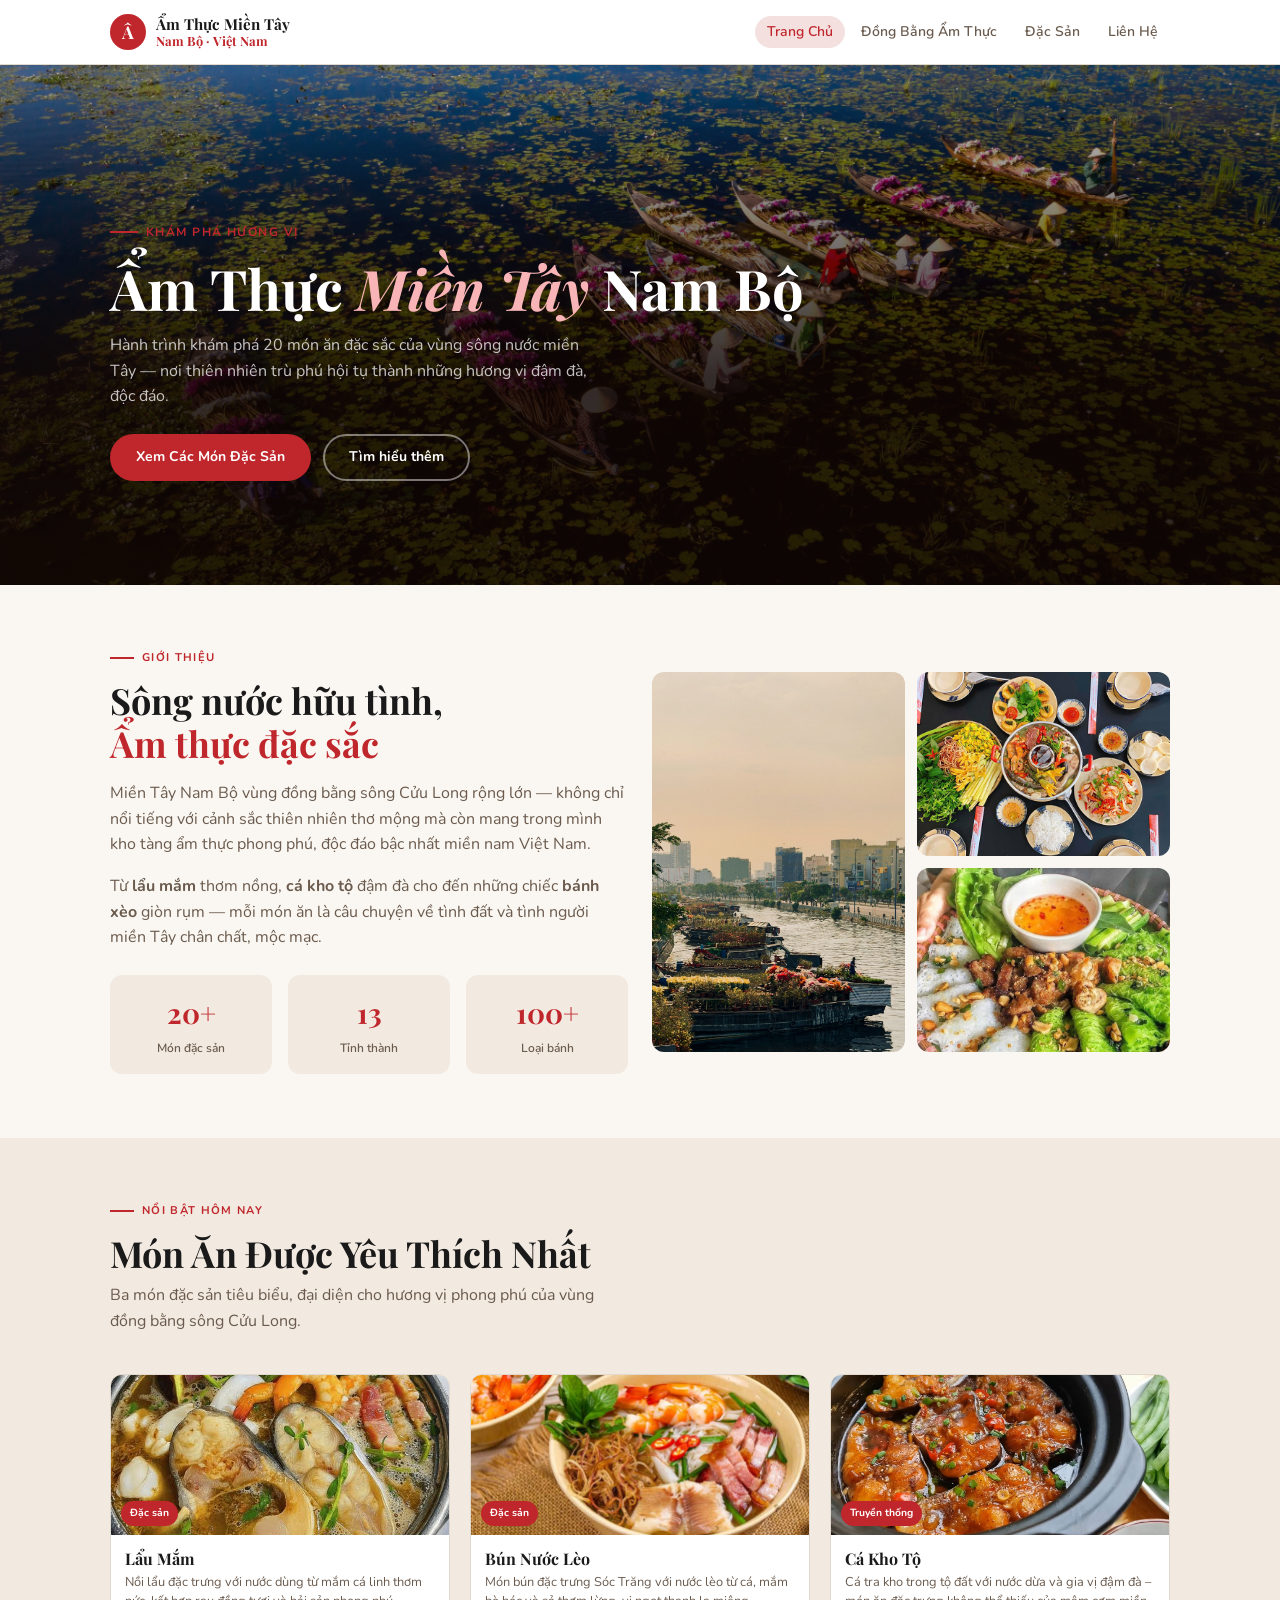
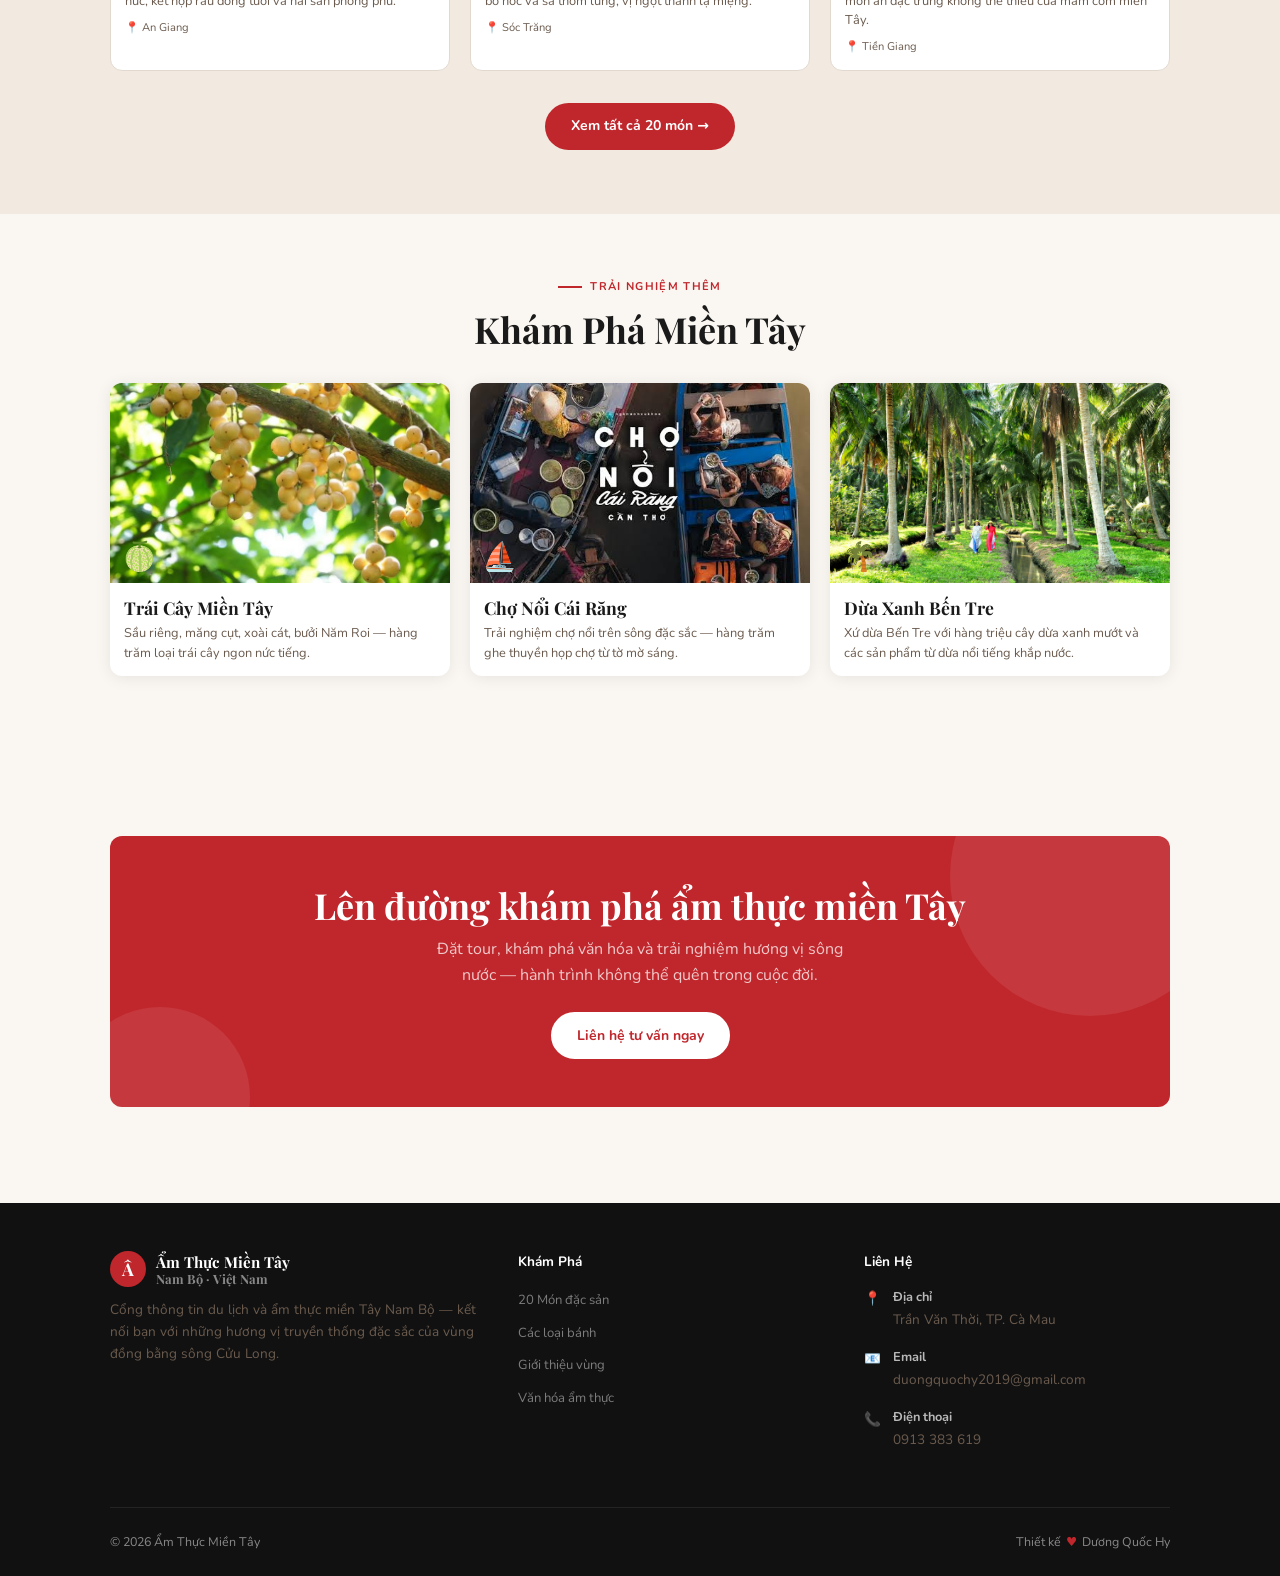
<file: index.html>
<!DOCTYPE html>
<html lang="vi">
<head>
  <meta charset="UTF-8" />
  <meta name="viewport" content="width=device-width, initial-scale=1.0" />
  <title>Ẩm Thực Miền Tây — Trang Chủ</title>
  <link rel="stylesheet" href="css/style.css" />
</head>
<body>

  <!-- ── HEADER ──────────────────────────────── -->
  <header>
    <div class="container header-inner">

      <!-- Logo -->
      <a href="index.html" class="logo">
        <div class="logo-icon">Â</div>
        <div class="logo-text">
          Ẩm Thực Miền Tây
          <span>Nam Bộ · Việt Nam</span>
        </div>
      </a>

      <!-- Mobile toggle (CSS-only hamburger) -->
      <input type="checkbox" id="nav-toggle" />
      <label for="nav-toggle" class="nav-toggle-label" aria-label="Menu">&#9776;</label>

      <!-- Nav -->
      <nav>
        <ul>
          <li><a href="index.html" class="active">Trang Chủ</a></li>
          <li><a href="about.html">Đồng Bằng Ẩm Thực</a></li>
          <li><a href="products.html">Đặc Sản</a></li>
          <li><a href="contact.html">Liên Hệ</a></li>
        </ul>
      </nav>

    </div>
  </header>

  <!-- ── HERO ────────────────────────────────── -->
  <section class="hero">
    <img
      src="image/image010.jpg?w=1400&h=600&fit=crop&auto=format"
      alt="Chợ nổi miền Tây Nam Bộ"
    />
    <div class="hero-overlay"></div>
    <div class="hero-content container">
      <div class="eyebrow">
        <span>Khám phá hương vị</span>
      </div>
      <h1>Ẩm Thực <em>Miền Tây</em> Nam Bộ</h1>
      <p>
        Hành trình khám phá 20 món ăn đặc sắc của vùng sông nước miền Tây —
        nơi thiên nhiên trù phú hội tụ thành những hương vị đậm đà, độc đáo.
      </p>
      <div class="hero-btns">
        <a href="products.html" class="btn btn-red">Xem Các Món Đặc Sản</a>
        <a href="about.html" class="btn btn-outline">Tìm hiểu thêm</a>
      </div>
    </div>
  </section>

  <!-- ── GIỚI THIỆU NGẮN ──────────────────────── -->
  <section>
    <div class="container">
      <div class="grid-2">

        <!-- Text -->
        <div>
          <div class="section-label"><span>Giới thiệu</span></div>
          <h2>Sông nước hữu tình,<br /><span style="color:var(--red)">Ẩm thực đặc sắc</span></h2>
          <p style="margin: 1rem 0;">
            Miền Tây Nam Bộ vùng đồng bằng sông Cửu Long rộng lớn — không chỉ nổi tiếng
            với cảnh sắc thiên nhiên thơ mộng mà còn mang trong mình kho tàng ẩm thực
            phong phú, độc đáo bậc nhất miền nam Việt Nam.
          </p>
          <p>
            Từ <strong>lẩu mắm</strong> thơm nồng, <strong>cá kho tộ</strong> đậm đà cho đến
            những chiếc <strong>bánh xèo</strong> giòn rụm — mỗi món ăn là câu chuyện
            về tình đất và tình người miền Tây chân chất, mộc mạc.
          </p>
          <!-- Stats -->
          <div class="stats">
            <div class="stat">
              <div class="stat-num">20+</div>
              <div class="stat-label">Món đặc sản</div>
            </div>
            <div class="stat">
              <div class="stat-num">13</div>
              <div class="stat-label">Tỉnh thành</div>
            </div>
            <div class="stat">
              <div class="stat-num">100+</div>
              <div class="stat-label">Loại bánh</div>
            </div>
          </div>
        </div>

        <!-- Ảnh lưới -->
        <div class="about-imgs">
          <div class="img-tall">
            <img
              src="image/image001.jpg?w=400&h=400&fit=crop&auto=format"
              alt="Chợ nổi miền Tây"
            />
          </div>
          <div class="img-sm">
            <img
              src="image/image002.png?w=400&h=200&fit=crop&auto=format"
              alt="Ẩm thực miền Tây"
            />
          </div>
          <div class="img-sm">
            <img
              src="image/image003.jpg?w=400&h=200&fit=crop&auto=format"
              alt="Bún miền Tây"
            />
          </div>
        </div>

      </div>
    </div>
  </section>

  <!-- ── 3 MÓN NỔI BẬT ───────────────────────── -->
  <section class="bg-sand">
    <div class="container">
      <div class="section-head">
        <div class="section-label"><span>Nổi bật hôm nay</span></div>
        <h2>Món Ăn Được Yêu Thích Nhất</h2>
        <p>Ba món đặc sản tiêu biểu, đại diện cho hương vị phong phú của vùng đồng bằng sông Cửu Long.</p>
      </div>

      <div class="grid-3">

        <!-- Món 1 -->
        <div class="card">
          <div class="card-img">
            <img
              src="image/image004.jpg?w=400&h=220&fit=crop&auto=format"
              alt="Lẩu mắm"
            />
            <span class="card-tag">Đặc sản</span>
          </div>
          <div class="card-body">
            <h3>Lẩu Mắm</h3>
            <p>Nồi lẩu đặc trưng với nước dùng từ mắm cá linh thơm nức, kết hợp rau đồng tươi và hải sản phong phú.</p>
            <div class="card-region">📍 An Giang</div>
          </div>
        </div>

        <!-- Món 2 -->
        <div class="card">
          <div class="card-img">
            <img
              src="image/image005.jpg?w=400&h=220&fit=crop&auto=format"
              alt="Bún nước lèo"
            />
            <span class="card-tag">Đặc sản</span>
          </div>
          <div class="card-body">
            <h3>Bún Nước Lèo</h3>
            <p>Món bún đặc trưng Sóc Trăng với nước lèo từ cá, mắm bò hóc và sả thơm lừng, vị ngọt thanh lạ miệng.</p>
            <div class="card-region">📍 Sóc Trăng</div>
          </div>
        </div>

        <!-- Món 3 -->
        <div class="card">
          <div class="card-img">
            <img
              src="image/image006.jpg?w=400&h=220&fit=crop&auto=format"
              alt="Cá kho tộ"
            />
            <span class="card-tag">Truyền thống</span>
          </div>
          <div class="card-body">
            <h3>Cá Kho Tộ</h3>
            <p>Cá tra kho trong tộ đất với nước dừa và gia vị đậm đà – món ăn đặc trưng không thể thiếu của mâm cơm miền Tây.</p>
            <div class="card-region">📍 Tiền Giang</div>
          </div>
        </div>

      </div>

      <div style="text-align:center; margin-top:2rem;">
        <a href="products.html" class="btn btn-red">Xem tất cả 20 món &#8594;</a>
      </div>
    </div>
  </section>

  <!-- ── TRẢI NGHIỆM THÊM ──────────────────────── -->
  <section>
    <div class="container">
      <div class="section-head" style="text-align:center; margin-bottom:2rem;">
        <div class="section-label" style="justify-content:center;"><span>Trải nghiệm thêm</span></div>
        <h2>Khám Phá Miền Tây</h2>
      </div>
      <div class="grid-3">

        <div class="highlight-card">
          <div class="card-img" style="height:200px; position:relative;">
            <img
              src="image/image007.jpg?w=400&h=250&fit=crop&auto=format"
              alt="Trái cây miền Tây"
            />
            <span class="highlight-icon">🍈</span>
          </div>
          <div class="card-body">
            <h3>Trái Cây Miền Tây</h3>
            <p>Sầu riêng, măng cụt, xoài cát, bưởi Năm Roi — hàng trăm loại trái cây ngon nức tiếng.</p>
          </div>
        </div>

        <div class="highlight-card">
          <div class="card-img" style="height:200px; position:relative;">
            <img
              src="image/image008.jpg?w=400&h=250&fit=crop&auto=format"
              alt="Chợ nổi Cái Răng"
            />
            <span class="highlight-icon">⛵</span>
          </div>
          <div class="card-body">
            <h3>Chợ Nổi Cái Răng</h3>
            <p>Trải nghiệm chợ nổi trên sông đặc sắc — hàng trăm ghe thuyền họp chợ từ tờ mờ sáng.</p>
          </div>
        </div>

        <div class="highlight-card">
          <div class="card-img" style="height:200px; position:relative;">
            <img
              src="image/image009.jpg?w=400&h=250&fit=crop&auto=format"
              alt="Dừa Bến Tre"
            />
            <span class="highlight-icon">🌴</span>
          </div>
          <div class="card-body">
            <h3>Dừa Xanh Bến Tre</h3>
            <p>Xứ dừa Bến Tre với hàng triệu cây dừa xanh mướt và các sản phẩm từ dừa nổi tiếng khắp nước.</p>
          </div>
        </div>

      </div>
    </div>
  </section>

  <!-- ── CTA BANNER ───────────────────────────── -->
  <section style="padding-bottom:4rem;">
    <div class="container">
      <div class="cta-banner">
        <h2>Lên đường khám phá ẩm thực miền Tây</h2>
        <p>Đặt tour, khám phá văn hóa và trải nghiệm hương vị sông nước — hành trình không thể quên trong cuộc đời.</p>
        <a href="contact.html" class="btn btn-white">Liên hệ tư vấn ngay</a>
      </div>
    </div>
  </section>

  <!-- ── FOOTER ───────────────────────────────── -->
  <footer>
    <div class="container">
      <div class="footer-grid">

        <div class="footer-brand">
          <a href="index.html" class="logo">
            <div class="logo-icon">Â</div>
            <div class="logo-text" style="color:#fff;">
              Ẩm Thực Miền Tây
              <span style="color:rgba(255,255,255,.5);">Nam Bộ · Việt Nam</span>
            </div>
          </a>
          <p>Cổng thông tin du lịch và ẩm thực miền Tây Nam Bộ — kết nối bạn với những hương vị truyền thống đặc sắc của vùng đồng bằng sông Cửu Long.</p>
        </div>

        <div class="footer-col">
          <h4>Khám Phá</h4>
          <ul>
            <li><a href="products.html">20 Món đặc sản</a></li>
            <li><a href="products.html">Các loại bánh</a></li>
            <li><a href="about.html">Giới thiệu vùng</a></li>
            <li><a href="about.html">Văn hóa ẩm thực</a></li>
          </ul>
        </div>

        <div class="footer-col">
          <h4>Liên Hệ</h4>
          <div class="info-item">
            <span class="info-icon">📍</span>
            <div>
              <strong>Địa chỉ</strong>
              <span>Trần Văn Thời, TP. Cà Mau</span>
            </div>
          </div>
          <div class="info-item">
            <span class="info-icon">📧</span>
            <div>
              <strong>Email</strong>
              <span>duongquochy2019@gmail.com</span>
            </div>
          </div>
          <div class="info-item">
            <span class="info-icon">📞</span>
            <div>
              <strong>Điện thoại</strong>
              <span>0913 383 619</span>
            </div>
          </div>
        </div>

      </div>

      <div class="footer-bottom">
        <span>© 2026 Ẩm Thực Miền Tây</span>
        <span>Thiết kế<span class="heart">♥</span> Dương Quốc Hy</span>
      </div>
    </div>
  </footer>

</body>
</html>
</file>
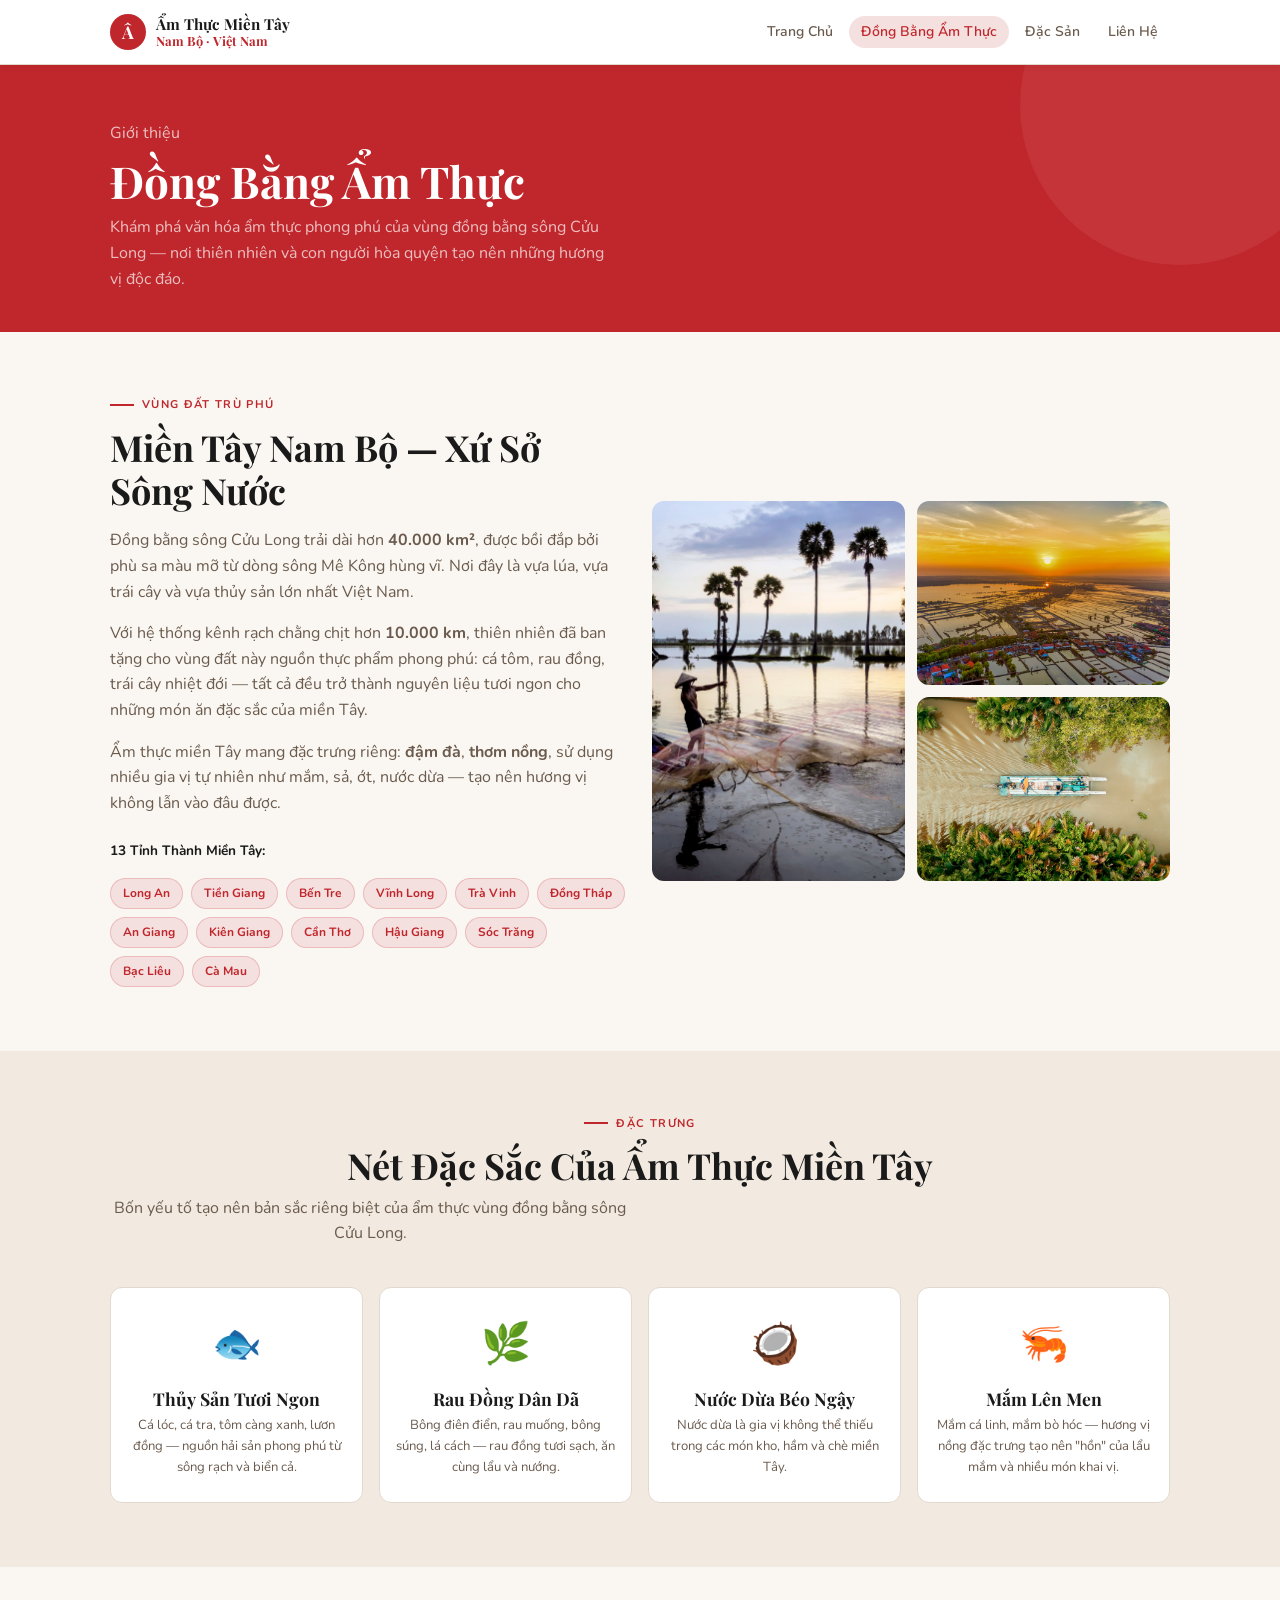
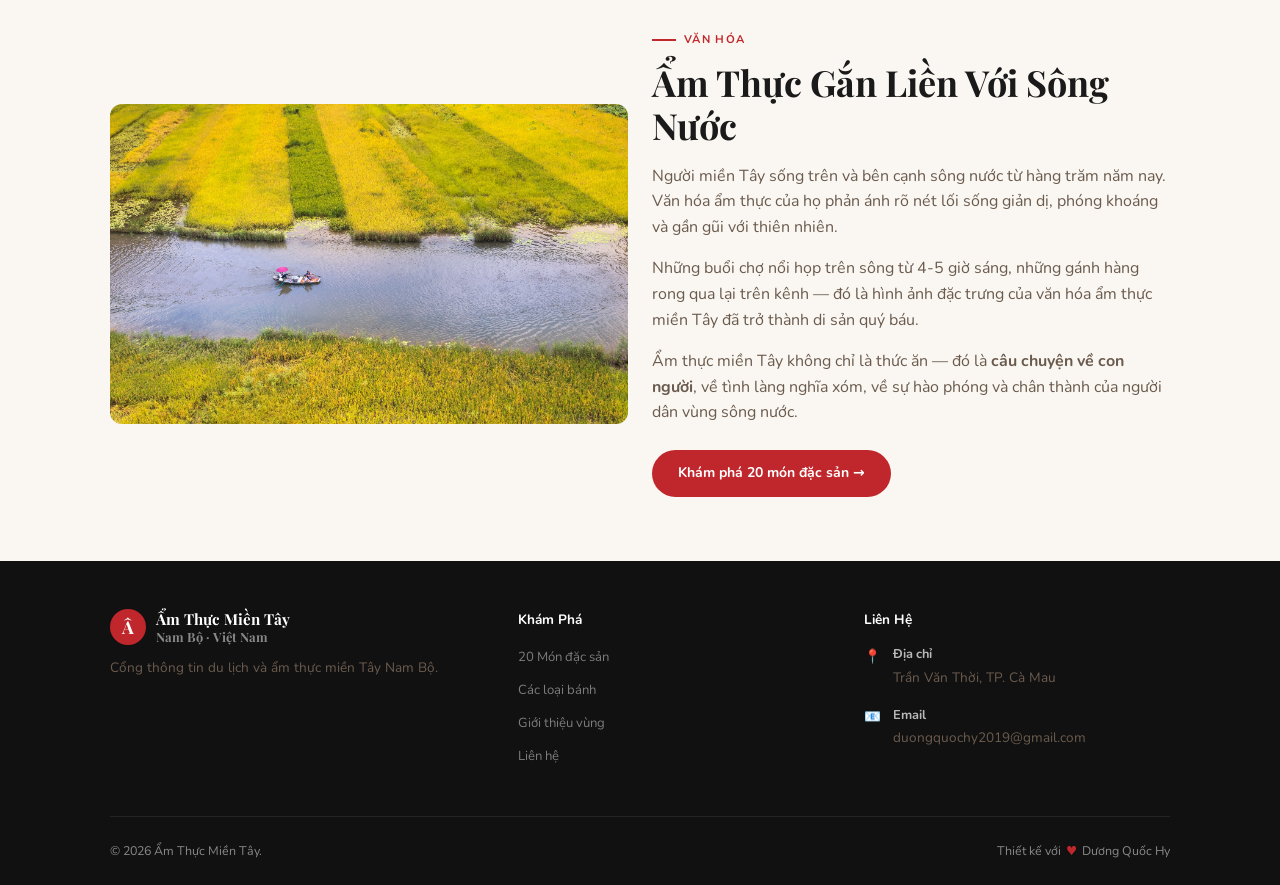
<file: about.html>
<!DOCTYPE html>
<html lang="vi">
<head>
  <meta charset="UTF-8" />
  <meta name="viewport" content="width=device-width, initial-scale=1.0" />
  <title>Đồng Bằng Ẩm Thực — Ẩm Thực Miền Tây</title>
  <link rel="stylesheet" href="css/style.css" />
</head>
<body>

  <!-- ── HEADER ──────────────────────────────── -->
  <header>
    <div class="container header-inner">
      <a href="index.html" class="logo">
        <div class="logo-icon">Â</div>
        <div class="logo-text">
          Ẩm Thực Miền Tây
          <span>Nam Bộ · Việt Nam</span>
        </div>
      </a>
      <input type="checkbox" id="nav-toggle" />
      <label for="nav-toggle" class="nav-toggle-label" aria-label="Menu">&#9776;</label>
      <nav>
        <ul>
          <li><a href="index.html">Trang Chủ</a></li>
          <li><a href="about.html" class="active">Đồng Bằng Ẩm Thực</a></li>
          <li><a href="products.html">Đặc Sản</a></li>
          <li><a href="contact.html">Liên Hệ</a></li>
        </ul>
      </nav>
    </div>
  </header>

  <!-- ── PAGE HERO ────────────────────────────── -->
  <div class="page-hero">
    <div class="container">
      <div class="eyebrow"><span>Giới thiệu</span></div>
      <h1>Đồng Bằng Ẩm Thực</h1>
      <p>Khám phá văn hóa ẩm thực phong phú của vùng đồng bằng sông Cửu Long — nơi thiên nhiên và con người hòa quyện tạo nên những hương vị độc đáo.</p>
    </div>
  </div>

  <!-- ── GIỚI THIỆU VÙNG ──────────────────────── -->
  <section>
    <div class="container">
      <div class="grid-2">
        <div>
          <div class="section-label"><span>Vùng đất trù phú</span></div>
          <h2>Miền Tây Nam Bộ — Xứ Sở Sông Nước</h2>
          <p style="margin:1rem 0;">
            Đồng bằng sông Cửu Long trải dài hơn <strong>40.000 km²</strong>, được bồi đắp bởi phù sa màu mỡ
            từ dòng sông Mê Kông hùng vĩ. Nơi đây là vựa lúa, vựa trái cây và vựa thủy sản lớn nhất Việt Nam.
          </p>
          <p style="margin-bottom:1rem;">
            Với hệ thống kênh rạch chằng chịt hơn <strong>10.000 km</strong>, thiên nhiên đã ban tặng cho
            vùng đất này nguồn thực phẩm phong phú: cá tôm, rau đồng, trái cây nhiệt đới — tất cả đều
            trở thành nguyên liệu tươi ngon cho những món ăn đặc sắc của miền Tây.
          </p>
          <p>
            Ẩm thực miền Tây mang đặc trưng riêng: <strong>đậm đà</strong>, <strong>thơm nồng</strong>,
            sử dụng nhiều gia vị tự nhiên như mắm, sả, ớt, nước dừa — tạo nên hương vị không lẫn vào đâu được.
          </p>

          <!-- Tỉnh thành -->
          <div style="margin-top:1.5rem;">
            <p style="font-weight:700; color:var(--dark); font-size:.85rem; margin-bottom:.75rem;">13 Tỉnh Thành Miền Tây:</p>
            <div class="region-list">
              <span class="region-tag">Long An</span>
              <span class="region-tag">Tiền Giang</span>
              <span class="region-tag">Bến Tre</span>
              <span class="region-tag">Vĩnh Long</span>
              <span class="region-tag">Trà Vinh</span>
              <span class="region-tag">Đồng Tháp</span>
              <span class="region-tag">An Giang</span>
              <span class="region-tag">Kiên Giang</span>
              <span class="region-tag">Cần Thơ</span>
              <span class="region-tag">Hậu Giang</span>
              <span class="region-tag">Sóc Trăng</span>
              <span class="region-tag">Bạc Liêu</span>
              <span class="region-tag">Cà Mau</span>
            </div>
          </div>
        </div>

        <!-- Ảnh -->
        <div class="about-imgs">
          <div class="img-tall">
            <img
              src="image/image012.jpg?w=400&h=420&fit=crop&auto=format"
              alt="Sông nước miền Tây"
            />
          </div>
          <div class="img-sm">
            <img
              src="image/image013.jpg?w=400&h=200&fit=crop&auto=format"
              alt="Chợ nổi"
            />
          </div>
          <div class="img-sm">
            <img
              src="image/image014.jpg?w=400&h=200&fit=crop&auto=format"
              alt="Vườn dừa Bến Tre"
            />
          </div>
        </div>

      </div>
    </div>
  </section>

  <!-- ── ĐẶC TRƯNG ẨM THỰC ─────────────────── -->
  <section class="bg-sand">
    <div class="container">
      <div class="section-head" style="text-align:center;">
        <div class="section-label" style="justify-content:center;"><span>Đặc trưng</span></div>
        <h2>Nét Đặc Sắc Của Ẩm Thực Miền Tây</h2>
        <p>Bốn yếu tố tạo nên bản sắc riêng biệt của ẩm thực vùng đồng bằng sông Cửu Long.</p>
      </div>

      <div class="grid-4">

        <div class="card" style="text-align:center; padding:1.5rem 1rem;">
          <div style="font-size:2.5rem; margin-bottom:.75rem;">🐟</div>
          <h3 style="margin-bottom:.4rem;">Thủy Sản Tươi Ngon</h3>
          <p style="font-size:.82rem;">Cá lóc, cá tra, tôm càng xanh, lươn đồng — nguồn hải sản phong phú từ sông rạch và biển cả.</p>
        </div>

        <div class="card" style="text-align:center; padding:1.5rem 1rem;">
          <div style="font-size:2.5rem; margin-bottom:.75rem;">🌿</div>
          <h3 style="margin-bottom:.4rem;">Rau Đồng Dân Dã</h3>
          <p style="font-size:.82rem;">Bông điên điển, rau muống, bông súng, lá cách — rau đồng tươi sạch, ăn cùng lẩu và nướng.</p>
        </div>

        <div class="card" style="text-align:center; padding:1.5rem 1rem;">
          <div style="font-size:2.5rem; margin-bottom:.75rem;">🥥</div>
          <h3 style="margin-bottom:.4rem;">Nước Dừa Béo Ngậy</h3>
          <p style="font-size:.82rem;">Nước dừa là gia vị không thể thiếu trong các món kho, hầm và chè miền Tây.</p>
        </div>

        <div class="card" style="text-align:center; padding:1.5rem 1rem;">
          <div style="font-size:2.5rem; margin-bottom:.75rem;">🦐</div>
          <h3 style="margin-bottom:.4rem;">Mắm Lên Men</h3>
          <p style="font-size:.82rem;">Mắm cá linh, mắm bò hóc — hương vị nồng đặc trưng tạo nên "hồn" của lẩu mắm và nhiều món khai vị.</p>
        </div>

      </div>
    </div>
  </section>

  <!-- ── LỊCH SỬ ẨM THỰC ──────────────────────── -->
  <section>
    <div class="container">
      <div class="grid-2">
        <div class="card-img" style="height:320px; border-radius:var(--radius); overflow:hidden;">
          <img
            src="image/image015.jpg?w=500&h=400&fit=crop&auto=format"
            alt="Văn hóa sông nước"
          />
        </div>
        <div>
          <div class="section-label"><span>Văn hóa</span></div>
          <h2>Ẩm Thực Gắn Liền Với Sông Nước</h2>
          <p style="margin:1rem 0;">
            Người miền Tây sống trên và bên cạnh sông nước từ hàng trăm năm nay. Văn hóa ẩm thực
            của họ phản ánh rõ nét lối sống giản dị, phóng khoáng và gần gũi với thiên nhiên.
          </p>
          <p style="margin-bottom:1rem;">
            Những buổi chợ nổi họp trên sông từ 4-5 giờ sáng, những gánh hàng rong qua lại trên kênh —
            đó là hình ảnh đặc trưng của văn hóa ẩm thực miền Tây đã trở thành di sản quý báu.
          </p>
          <p>
            Ẩm thực miền Tây không chỉ là thức ăn — đó là <strong>câu chuyện về con người</strong>,
            về tình làng nghĩa xóm, về sự hào phóng và chân thành của người dân vùng sông nước.
          </p>
          <a href="products.html" class="btn btn-red" style="margin-top:1.5rem; display:inline-block;">
            Khám phá 20 món đặc sản &#8594;
          </a>
        </div>
      </div>
    </div>
  </section>

  <!-- ── FOOTER ───────────────────────────────── -->
  <footer>
    <div class="container">
      <div class="footer-grid">
        <div class="footer-brand">
          <a href="index.html" class="logo">
            <div class="logo-icon">Â</div>
            <div class="logo-text" style="color:#fff;">
              Ẩm Thực Miền Tây
              <span style="color:rgba(255,255,255,.5);">Nam Bộ · Việt Nam</span>
            </div>
          </a>
          <p>Cổng thông tin du lịch và ẩm thực miền Tây Nam Bộ.</p>
        </div>
        <div class="footer-col">
          <h4>Khám Phá</h4>
          <ul>
            <li><a href="products.html">20 Món đặc sản</a></li>
            <li><a href="products.html">Các loại bánh</a></li>
            <li><a href="about.html">Giới thiệu vùng</a></li>
            <li><a href="contact.html">Liên hệ</a></li>
          </ul>
        </div>
        <div class="footer-col">
          <h4>Liên Hệ</h4>
          <div class="info-item">
            <span class="info-icon">📍</span>
            <div><strong>Địa chỉ</strong><span>Trần Văn Thời, TP. Cà Mau</span></div>
          </div>
          <div class="info-item">
            <span class="info-icon">📧</span>
            <div><strong>Email</strong><span>duongquochy2019@gmail.com</span></div>
          </div>
        </div>
      </div>
      <div class="footer-bottom">
        <span>© 2026 Ẩm Thực Miền Tây.</span>
        <span>Thiết kế với <span class="heart">♥</span> Dương Quốc Hy</span>
      </div>
    </div>
  </footer>

</body>
</html>
</file>
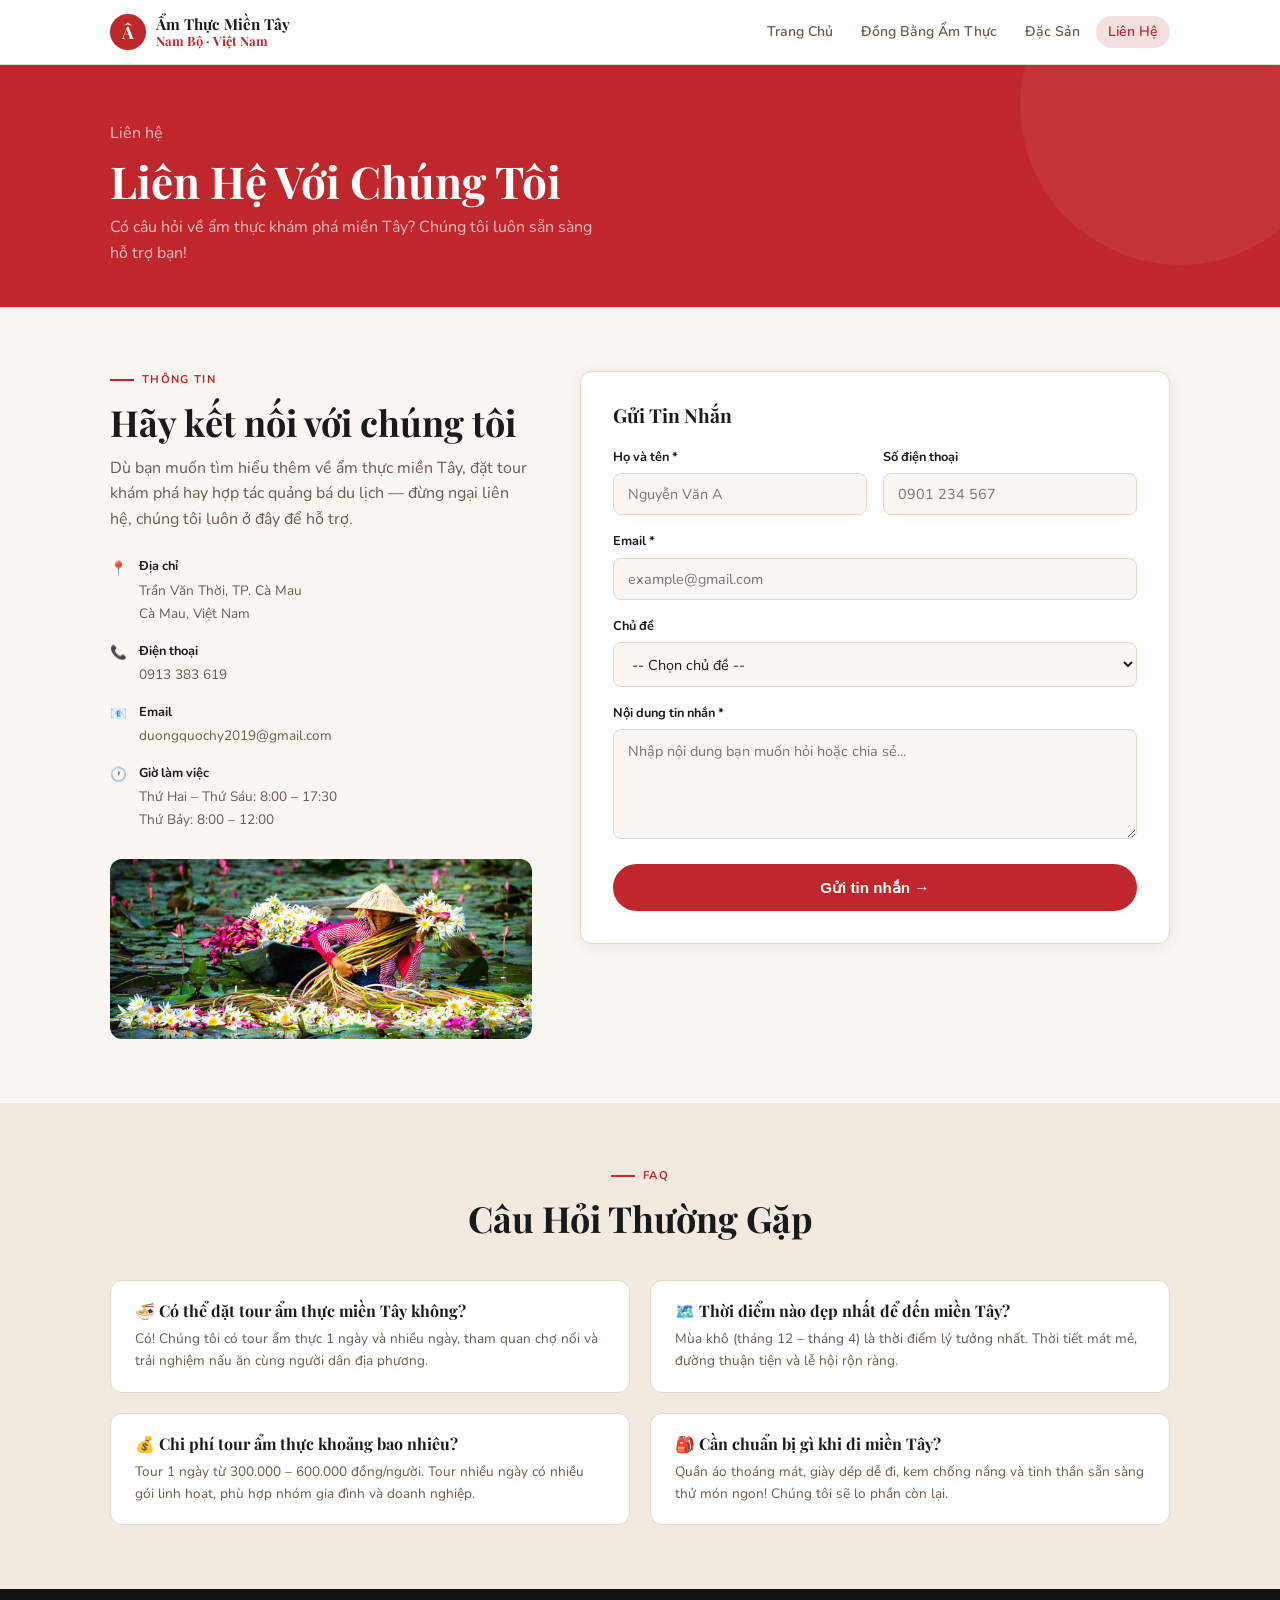
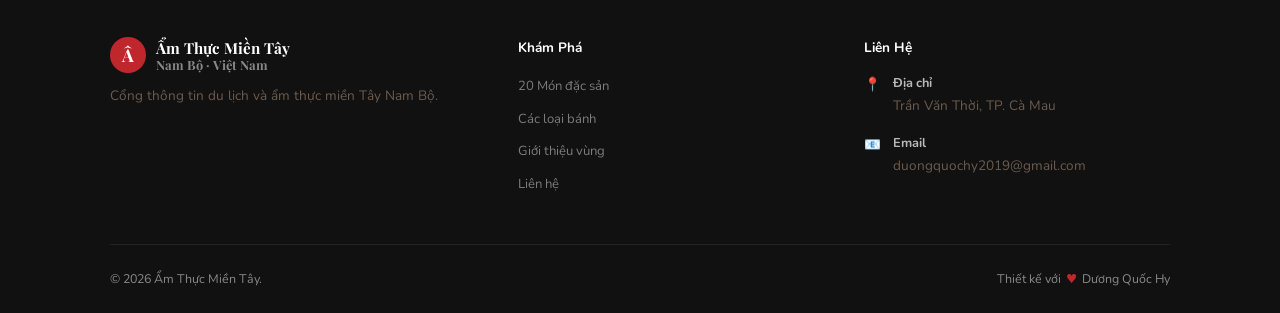
<file: contact.html>
<!DOCTYPE html>
<html lang="vi">
<head>
  <meta charset="UTF-8" />
  <meta name="viewport" content="width=device-width, initial-scale=1.0" />
  <title>Liên Hệ — Ẩm Thực Miền Tây</title>
  <link rel="stylesheet" href="css/style.css" />
</head>
<body>

  <!-- ── HEADER ──────────────────────────────── -->
  <header>
    <div class="container header-inner">
      <a href="index.html" class="logo">
        <div class="logo-icon">Â</div>
        <div class="logo-text">
          Ẩm Thực Miền Tây
          <span>Nam Bộ · Việt Nam</span>
        </div>
      </a>
      <input type="checkbox" id="nav-toggle" />
      <label for="nav-toggle" class="nav-toggle-label" aria-label="Menu">&#9776;</label>
      <nav>
        <ul>
          <li><a href="index.html">Trang Chủ</a></li>
          <li><a href="about.html">Đồng Bằng Ẩm Thực</a></li>
          <li><a href="products.html">Đặc Sản</a></li>
          <li><a href="contact.html" class="active">Liên Hệ</a></li>
        </ul>
      </nav>
    </div>
  </header>

  <!-- ── PAGE HERO ────────────────────────────── -->
  <div class="page-hero">
    <div class="container">
      <div class="eyebrow"><span>Liên hệ</span></div>
      <h1>Liên Hệ Với Chúng Tôi</h1>
      <p>Có câu hỏi về ẩm thực khám phá miền Tây? Chúng tôi luôn sẵn sàng hỗ trợ bạn!</p>
    </div>
  </div>

  <!-- ── FORM + INFO ───────────────────────────── -->
  <section>
    <div class="container">
      <div class="contact-grid">

        <!-- Thông tin liên hệ -->
        <div class="contact-info">
          <div class="section-label"><span>Thông tin</span></div>
          <h2>Hãy kết nối với chúng tôi</h2>
          <p>
            Dù bạn muốn tìm hiểu thêm về ẩm thực miền Tây, đặt tour khám phá hay hợp tác quảng bá du lịch —
            đừng ngại liên hệ, chúng tôi luôn ở đây để hỗ trợ.
          </p>

          <div style="margin-top:1.5rem;">

            <div class="info-item">
              <span class="info-icon">📍</span>
              <div>
                <strong>Địa chỉ</strong>
                <span>Trần Văn Thời, TP. Cà Mau<br />Cà Mau, Việt Nam</span>
              </div>
            </div>

            <div class="info-item">
              <span class="info-icon">📞</span>
              <div>
                <strong>Điện thoại</strong>
                <span>0913 383 619</span>
              </div>
            </div>

            <div class="info-item">
              <span class="info-icon">📧</span>
              <div>
                <strong>Email</strong>
                  <span>duongquochy2019@gmail.com</span>
                </div>
            </div>

            <div class="info-item">
              <span class="info-icon">🕐</span>
              <div>
                <strong>Giờ làm việc</strong>
                <span>Thứ Hai – Thứ Sáu: 8:00 – 17:30<br />Thứ Bảy: 8:00 – 12:00</span>
              </div>
            </div>

          </div>

          <!-- Ảnh minh họa -->
          <div style="margin-top:1.75rem; border-radius:var(--radius); overflow:hidden; height:180px;">
            <img
              src="image/image038.jpg?w=500&h=240&fit=crop&auto=format"
              alt="Sông nước miền Tây"
              style="width:100%; height:100%; object-fit:cover;"
            />
          </div>
        </div>

        <!-- Form -->
        <div class="form-card">
          <h3>Gửi Tin Nhắn</h3>
          <form action="#" method="post">

            <div class="form-row">
              <div class="form-group">
                <label for="name">Họ và tên *</label>
                <input type="text" id="name" name="name" placeholder="Nguyễn Văn A" required />
              </div>
              <div class="form-group">
                <label for="phone">Số điện thoại</label>
                <input type="tel" id="phone" name="phone" placeholder="0901 234 567" />
              </div>
            </div>

            <div class="form-group">
              <label for="email">Email *</label>
              <input type="email" id="email" name="email" placeholder="example@gmail.com" required />
            </div>

            <div class="form-group">
              <label for="subject">Chủ đề</label>
              <select id="subject" name="subject">
                <option value="">-- Chọn chủ đề --</option>
                <option value="tour">Đặt tour khám phá miền Tây</option>
                <option value="food">Hỏi về món ăn đặc sản</option>
                <option value="collab">Hợp tác quảng bá du lịch</option>
                <option value="other">Chủ đề khác</option>
              </select>
            </div>

            <div class="form-group">
              <label for="message">Nội dung tin nhắn *</label>
              <textarea
                id="message"
                name="message"
                placeholder="Nhập nội dung bạn muốn hỏi hoặc chia sẻ..."
                required
              ></textarea>
            </div>

            <button type="submit" class="btn btn-red" style="width:100%; justify-content:center; font-size:.95rem; padding:.8rem 1rem;">
              Gửi tin nhắn &#8594;
            </button>

          </form>
        </div>

      </div>
    </div>
  </section>

  <!-- ── CÂU HỎI THƯỜNG GẶP ───────────────────── -->
  <section class="bg-sand">
    <div class="container">
      <div class="section-head" style="text-align:center;">
        <div class="section-label" style="justify-content:center;"><span>FAQ</span></div>
        <h2>Câu Hỏi Thường Gặp</h2>
      </div>

      <div class="grid-2" style="gap:1.25rem; align-items:start;">

        <div class="card" style="padding:1.25rem 1.5rem;">
          <h3 style="margin-bottom:.5rem; font-size:1rem;">🍜 Có thể đặt tour ẩm thực miền Tây không?</h3>
          <p style="font-size:.85rem;">Có! Chúng tôi có tour ẩm thực 1 ngày và nhiều ngày, tham quan chợ nổi và trải nghiệm nấu ăn cùng người dân địa phương.</p>
        </div>

        <div class="card" style="padding:1.25rem 1.5rem;">
          <h3 style="margin-bottom:.5rem; font-size:1rem;">🗺️ Thời điểm nào đẹp nhất để đến miền Tây?</h3>
          <p style="font-size:.85rem;">Mùa khô (tháng 12 – tháng 4) là thời điểm lý tưởng nhất. Thời tiết mát mẻ, đường thuận tiện và lễ hội rộn ràng.</p>
        </div>

        <div class="card" style="padding:1.25rem 1.5rem;">
          <h3 style="margin-bottom:.5rem; font-size:1rem;">💰 Chi phí tour ẩm thực khoảng bao nhiêu?</h3>
          <p style="font-size:.85rem;">Tour 1 ngày từ 300.000 – 600.000 đồng/người. Tour nhiều ngày có nhiều gói linh hoạt, phù hợp nhóm gia đình và doanh nghiệp.</p>
        </div>

        <div class="card" style="padding:1.25rem 1.5rem;">
          <h3 style="margin-bottom:.5rem; font-size:1rem;">🎒 Cần chuẩn bị gì khi đi miền Tây?</h3>
          <p style="font-size:.85rem;">Quần áo thoáng mát, giày dép dễ đi, kem chống nắng và tinh thần sẵn sàng thử món ngon! Chúng tôi sẽ lo phần còn lại.</p>
        </div>

      </div>
    </div>
  </section>

  <!-- ── FOOTER ───────────────────────────────── -->
  <footer>
    <div class="container">
      <div class="footer-grid">
        <div class="footer-brand">
          <a href="index.html" class="logo">
            <div class="logo-icon">Â</div>
            <div class="logo-text" style="color:#fff;">
              Ẩm Thực Miền Tây
              <span style="color:rgba(255,255,255,.5);">Nam Bộ · Việt Nam</span>
            </div>
          </a>
          <p>Cổng thông tin du lịch và ẩm thực miền Tây Nam Bộ.</p>
        </div>
        <div class="footer-col">
          <h4>Khám Phá</h4>
          <ul>
            <li><a href="products.html">20 Món đặc sản</a></li>
            <li><a href="products.html">Các loại bánh</a></li>
            <li><a href="about.html">Giới thiệu vùng</a></li>
            <li><a href="contact.html">Liên hệ</a></li>
          </ul>
        </div>
        <div class="footer-col">
          <h4>Liên Hệ</h4>
          <div class="info-item">
            <span class="info-icon">📍</span>
            <div><strong>Địa chỉ</strong><span>Trần Văn Thời, TP. Cà Mau</span></div>
          </div>
          <div class="info-item">
            <span class="info-icon">📧</span>
            <div><strong>Email</strong><span>duongquochy2019@gmail.com</span></div>
          </div>
        </div>
      </div>
      <div class="footer-bottom">
        <span>© 2026 Ẩm Thực Miền Tây.</span>
        <span>Thiết kế với <span class="heart">♥</span> Dương Quốc Hy</span>
      </div>
    </div>
  </footer>

</body>
</html>
</file>
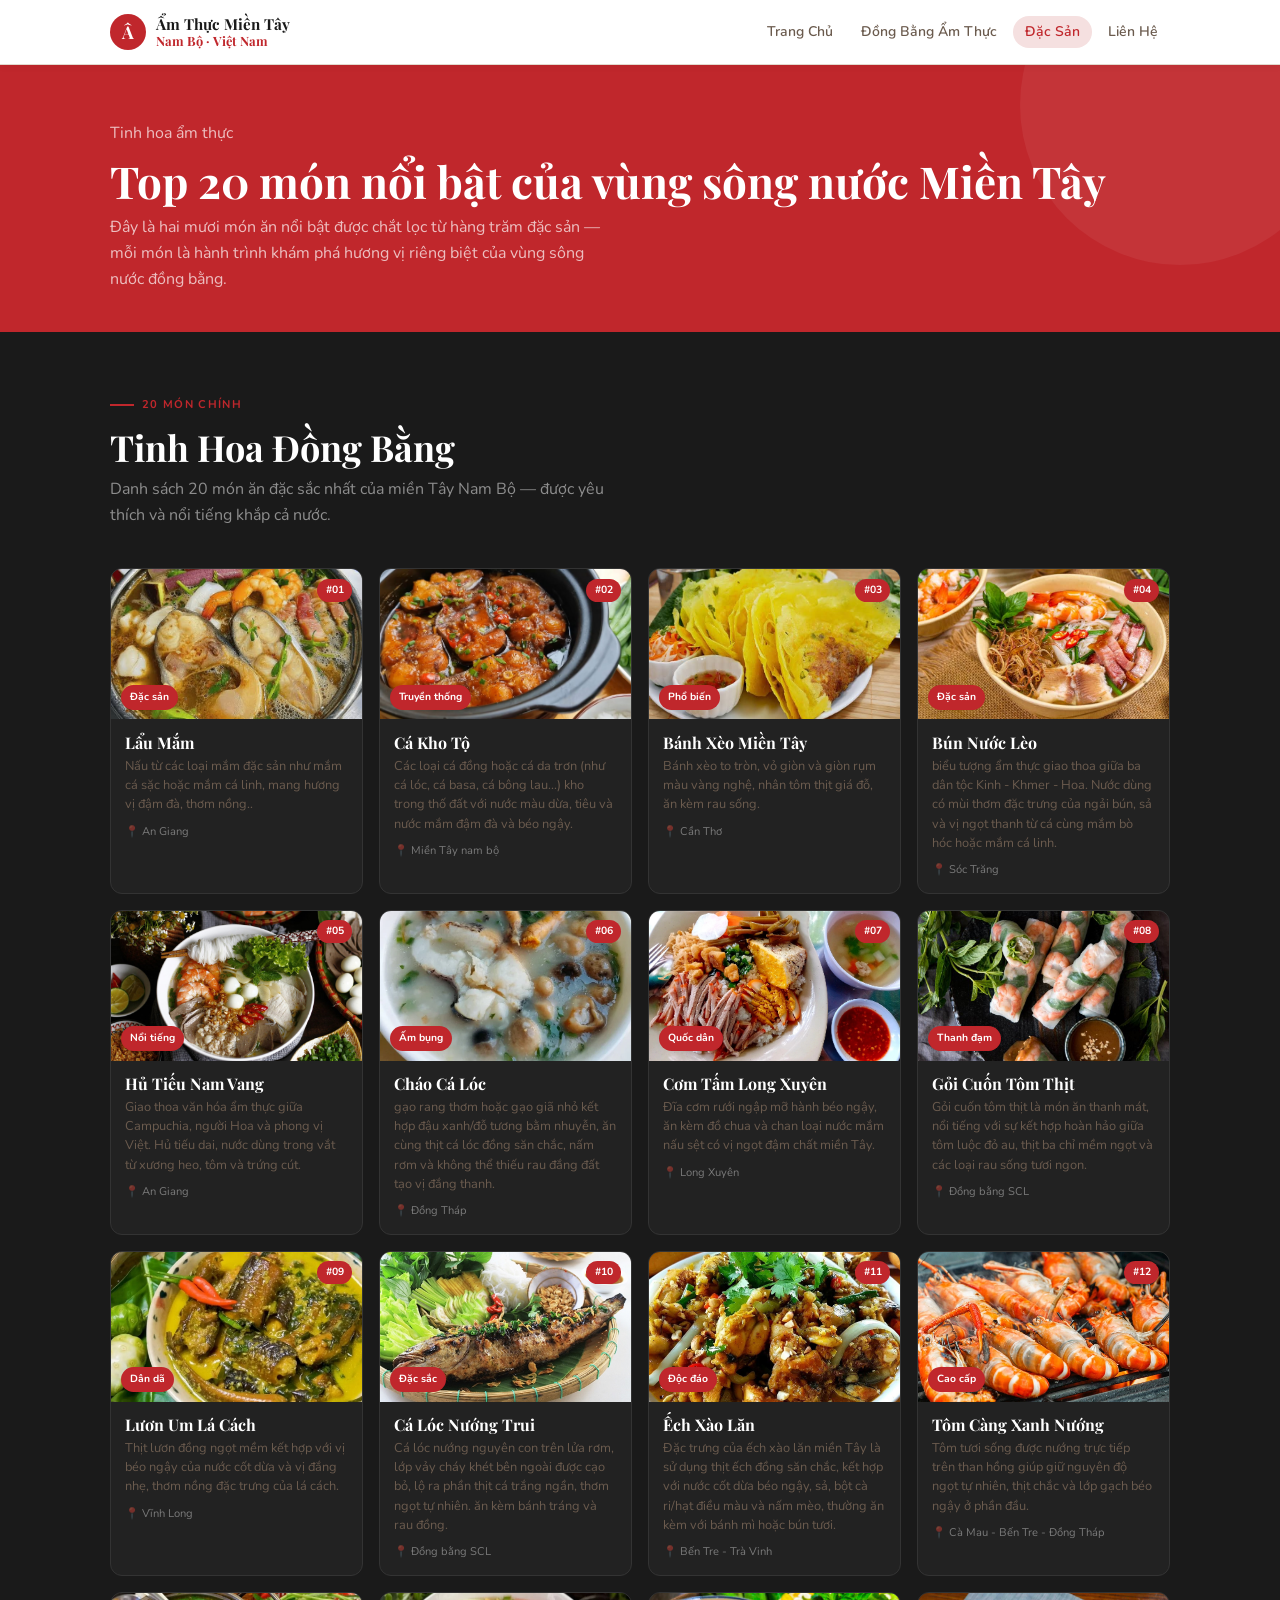
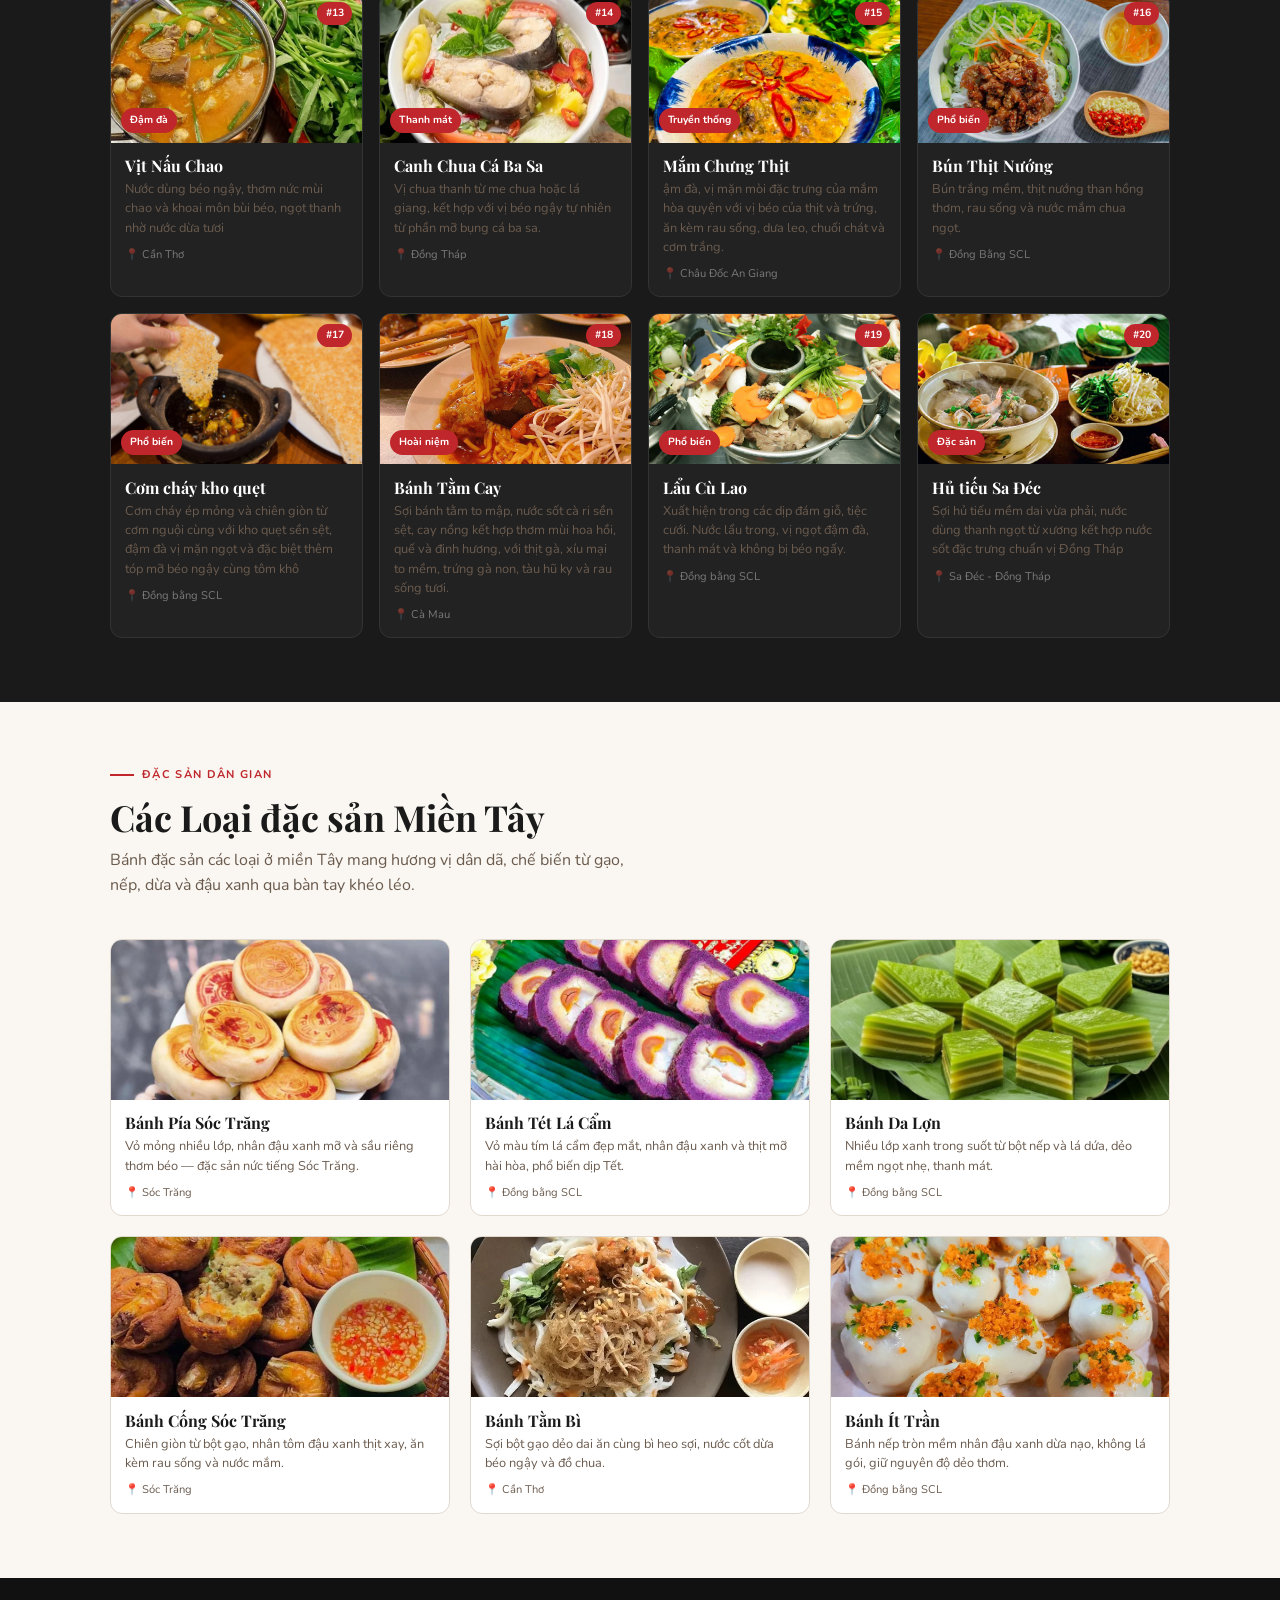
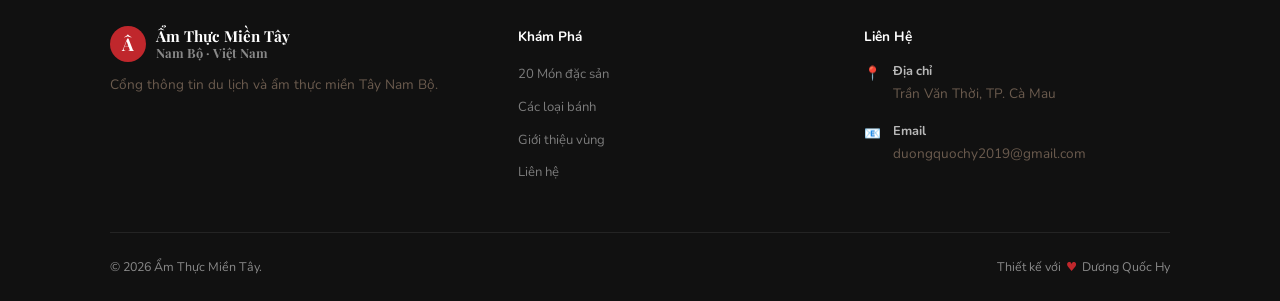
<file: products.html>
<!DOCTYPE html>
<html lang="vi">
<head>
  <meta charset="UTF-8" />
  <meta name="viewport" content="width=device-width, initial-scale=1.0" />
  <title>20 Món Đặc Sản — Ẩm Thực Miền Tây</title>
  <link rel="stylesheet" href="css/style.css" />
  <style>
    /* Overrides cho trang products */
    .products-grid {
      display: grid;
      grid-template-columns: repeat(4, 1fr);
      gap: 1rem;
    }
    .products-grid .card-img { height: 150px; }

    @media (max-width: 900px) { .products-grid { grid-template-columns: repeat(3, 1fr); } }
    @media (max-width: 640px) { .products-grid { grid-template-columns: repeat(2, 1fr); } }
    @media (max-width: 400px) { .products-grid { grid-template-columns: 1fr; } }
  </style>
</head>
<body>

  <!-- ── HEADER ──────────────────────────────── -->
  <header>
    <div class="container header-inner">
      <a href="index.html" class="logo">
        <div class="logo-icon">Â</div>
        <div class="logo-text">
          Ẩm Thực Miền Tây
          <span>Nam Bộ · Việt Nam</span>
        </div>
      </a>
      <input type="checkbox" id="nav-toggle" />
      <label for="nav-toggle" class="nav-toggle-label" aria-label="Menu">&#9776;</label>
      <nav>
        <ul>
          <li><a href="index.html">Trang Chủ</a></li>
          <li><a href="about.html">Đồng Bằng Ẩm Thực</a></li>
          <li><a href="products.html" class="active">Đặc Sản</a></li>
          <li><a href="contact.html">Liên Hệ</a></li>
        </ul>
      </nav>
    </div>
  </header>

  <!-- ── PAGE HERO ────────────────────────────── -->
  <div class="page-hero">
    <div class="container">
      <div class="eyebrow"><span>Tinh hoa ẩm thực</span></div>
      <h1>Top 20 món nổi bật của vùng sông nước Miền Tây</h1>
      <p>Đây là hai mươi món ăn nổi bật được chắt lọc từ hàng trăm đặc sản — mỗi món là hành trình khám phá hương vị riêng biệt của vùng sông nước đồng bằng.</p>
    </div>
  </div>

  <!-- ── 20 MÓN ĂN CHÍNH ──────────────────────── -->
  <section class="bg-dark">
    <div class="container">
      <div class="section-head">
        <div class="section-label"><span>20 Món Chính</span></div>
        <h2>Tinh Hoa Đồng Bằng</h2>
        <p>Danh sách 20 món ăn đặc sắc nhất của miền Tây Nam Bộ — được yêu thích và nổi tiếng khắp cả nước.</p>
      </div>

      <div class="products-grid">

        <!-- 1 -->
        <div class="card card-dark">
          <div class="card-img">
            <img src="image/image004.jpg?w=320&h=200&fit=crop&auto=format" alt="Lẩu mắm" />
            <span class="card-badge">#01</span>
            <span class="card-tag">Đặc sản</span>
          </div>
          <div class="card-body">
            <h3>Lẩu Mắm</h3>
            <p>Nấu từ các loại mắm đặc sản như mắm cá sặc hoặc mắm cá linh, mang hương vị đậm đà, thơm nồng..</p>
            <div class="card-region">📍 An Giang</div>
          </div>
        </div>

        <!-- 2 -->
        <div class="card card-dark">
          <div class="card-img">
            <img src="image/image006.jpg?w=320&h=200&fit=crop&auto=format" alt="Cá kho tộ" />
            <span class="card-badge">#02</span>
            <span class="card-tag">Truyền thống</span>
          </div>
          <div class="card-body">
            <h3>Cá Kho Tộ</h3>
            <p>Các loại cá đồng hoặc cá da trơn (như cá lóc, cá basa, cá bông lau...) 
              kho trong thố đất với nước màu dừa, tiêu và nước mắm đậm đà và béo ngậy.</p>
            <div class="card-region">📍 Miền Tây nam bộ</div>
          </div>
        </div>

        <!-- 3 -->
        <div class="card card-dark">
          <div class="card-img">
            <img src="image/image016.jpg?w=320&h=200&fit=crop&auto=format" alt="Bánh xèo miền Tây" />
            <span class="card-badge">#03</span>
            <span class="card-tag">Phổ biến</span>
          </div>
          <div class="card-body">
            <h3>Bánh Xèo Miền Tây</h3>
            <p>Bánh xèo to tròn, vỏ giòn và giòn rụm màu vàng nghệ, nhân tôm thịt giá đỗ, ăn kèm rau sống.</p>
            <div class="card-region">📍 Cần Thơ</div>
          </div>
        </div>

        <!-- 4 -->
        <div class="card card-dark">
          <div class="card-img">
            <img src="image/image005.jpg?w=320&h=200&fit=crop&auto=format" alt="Bún nước lèo" />
            <span class="card-badge">#04</span>
            <span class="card-tag">Đặc sản</span>
          </div>
          <div class="card-body">
            <h3>Bún Nước Lèo</h3>
            <p>biểu tượng ẩm thực giao thoa giữa ba dân tộc Kinh - Khmer - Hoa. Nước dùng có mùi thơm đặc trưng 
              của ngải bún, sả và vị ngọt thanh từ cá cùng mắm bò hóc hoặc mắm cá linh.</p>
            <div class="card-region">📍 Sóc Trăng</div>
          </div>
        </div>

        <!-- 5 -->
        <div class="card card-dark">
          <div class="card-img">
            <img src="image/image017.jpg?w=320&h=200&fit=crop&auto=format" alt="Hủ tiếu Nam Vang" />
            <span class="card-badge">#05</span>
            <span class="card-tag">Nổi tiếng</span>
          </div>
          <div class="card-body">
            <h3>Hủ Tiếu Nam Vang</h3>
            <p>Giao thoa văn hóa ẩm thực giữa Campuchia, người Hoa và phong vị Việt.
              Hủ tiếu dai, nước dùng trong vắt từ xương heo, tôm và trứng cút.</p>
            <div class="card-region">📍 An Giang</div>
          </div>
        </div>

        <!-- 6 -->
        <div class="card card-dark">
          <div class="card-img">
            <img src="image/image017.webp" alt="Cháo cá lóc" />
            <span class="card-badge">#06</span>
            <span class="card-tag">Ấm bụng</span>
          </div>
          <div class="card-body">
            <h3>Cháo Cá Lóc</h3>
            <p>gạo rang thơm hoặc gạo giã nhỏ kết hợp đậu xanh/đỗ tương bằm nhuyễn, 
              ăn cùng thịt cá lóc đồng săn chắc, nấm rơm và không thể thiếu rau đắng đất tạo vị đắng thanh.</p>
            <div class="card-region">📍 Đồng Tháp</div>
          </div>
        </div>

        <!-- 7 -->
        <div class="card card-dark">
          <div class="card-img">
            <img src="image/image018.webp" alt="Cơm tấm" />
            <span class="card-badge">#07</span>
            <span class="card-tag">Quốc dân</span>
          </div>
          <div class="card-body">
            <h3>Cơm Tấm Long Xuyên</h3>
            <p>Đĩa cơm rưới ngập mỡ hành béo ngậy, ăn kèm đồ chua 
              và chan loại nước mắm nấu sệt có vị ngọt đậm chất miền Tây.</p>
            <div class="card-region">📍 Long Xuyên</div>
          </div>
        </div>

        <!-- 8 -->
        <div class="card card-dark">
          <div class="card-img">
            <img src="image/image019.jpg?w=320&h=200&fit=crop&auto=format" alt="Gỏi cuốn" />
            <span class="card-badge">#08</span>
            <span class="card-tag">Thanh đạm</span>
          </div>
          <div class="card-body">
            <h3>Gỏi Cuốn Tôm Thịt</h3>
            <p>Gỏi cuốn tôm thịt là món ăn thanh mát, nổi tiếng với sự kết hợp 
              hoàn hảo giữa tôm luộc đỏ au, thịt ba chỉ mềm ngọt và các loại rau sống tươi ngon.</p>
            <div class="card-region">📍 Đồng bằng SCL</div>
          </div>
        </div>

        <!-- 9 -->
        <div class="card card-dark">
          <div class="card-img">
            <img src="image/image020.webp?w=320&h=200&fit=crop&auto=format" alt="Lươn um lá cách" />
            <span class="card-badge">#09</span>
            <span class="card-tag">Dân dã</span>
          </div>
          <div class="card-body">
            <h3>Lươn Um Lá Cách</h3>
            <p>Thịt lươn đồng ngọt mềm kết hợp với vị béo ngậy của nước
               cốt dừa và vị đắng nhẹ, thơm nồng đặc trưng của lá cách.</p>
            <div class="card-region">📍 Vĩnh Long</div>
          </div>
        </div>

        <!-- 10 -->
        <div class="card card-dark">
          <div class="card-img">
            <img src="image/image021.jpg?w=320&h=200&fit=crop&auto=format" alt="Cá lóc nướng trui" />
            <span class="card-badge">#10</span>
            <span class="card-tag">Đặc sắc</span>
          </div>
          <div class="card-body">
            <h3>Cá Lóc Nướng Trui</h3>
            <p>Cá lóc nướng nguyên con trên lửa rơm, lớp vảy cháy khét bên ngoài được cạo bỏ,
               lộ ra phần thịt cá trắng ngần, thơm ngọt tự nhiên. ăn kèm bánh tráng và rau đồng.</p>
            <div class="card-region">📍 Đồng bằng SCL</div>
          </div>
        </div>

        <!-- 11 -->
        <div class="card card-dark">
          <div class="card-img">
            <img src="image/image022.webp?w=320&h=200&fit=crop&auto=format" alt="Ếch xào lăn" />
            <span class="card-badge">#11</span>
            <span class="card-tag">Độc đáo</span>
          </div>
          <div class="card-body">
            <h3>Ếch Xào Lăn</h3>
            <p>Đặc trưng của ếch xào lăn miền Tây là sử dụng thịt ếch đồng săn chắc, kết hợp với nước cốt dừa béo ngậy, sả, 
              bột cà ri/hạt điều màu và nấm mèo, thường ăn kèm với bánh mì hoặc bún tươi.</p>
            <div class="card-region">📍 Bến Tre - Trà Vinh</div>
          </div>
        </div>

        <!-- 12 -->
        <div class="card card-dark">
          <div class="card-img">
            <img src="image/image023.jpg?w=320&h=200&fit=crop&auto=format" alt="Tôm càng xanh" />
            <span class="card-badge">#12</span>
            <span class="card-tag">Cao cấp</span>
          </div>
          <div class="card-body">
            <h3>Tôm Càng Xanh Nướng</h3>
            <p>Tôm tươi sống được nướng trực tiếp trên than hồng giúp giữ nguyên độ ngọt tự nhiên, 
              thịt chắc và lớp gạch béo ngậy ở phần đầu.</p>
            <div class="card-region">📍 Cà Mau - Bến Tre - Đồng Tháp</div>
          </div>
        </div>

        <!-- 13 -->
        <div class="card card-dark">
          <div class="card-img">
            <img src="image/image024.webp?w=320&h=200&fit=crop&auto=format" alt="Vịt nấu chao" />
            <span class="card-badge">#13</span>
            <span class="card-tag">Đậm đà</span>
          </div>
          <div class="card-body">
            <h3>Vịt Nấu Chao</h3>
            <p>Nước dùng béo ngậy, thơm nức mùi chao và khoai môn bùi béo, ngọt thanh nhờ nước dừa tươi</p>
            <div class="card-region">📍 Cần Thơ</div>
          </div>
        </div>

        <!-- 14 -->
        <div class="card card-dark">
          <div class="card-img">
            <img src="image/image025.webp?w=320&h=200&fit=crop&auto=format" alt="Canh chua cá ba sa" />
            <span class="card-badge">#14</span>
            <span class="card-tag">Thanh mát</span>
          </div>
          <div class="card-body">
            <h3>Canh Chua Cá Ba Sa</h3>
            <p>Vị chua thanh từ me chua hoặc lá giang, kết hợp với vị béo ngậy tự nhiên từ phần mỡ bụng cá ba sa.</p>
            <div class="card-region">📍 Đồng Tháp</div>
          </div>
        </div>

        <!-- 15 -->
        <div class="card card-dark">
          <div class="card-img">
            <img src="image/image026.webp?w=320&h=200&fit=crop&auto=format" alt="Mắm chưng thịt" />
            <span class="card-badge">#15</span>
            <span class="card-tag">Truyền thống</span>
          </div>
          <div class="card-body">
            <h3>Mắm Chưng Thịt</h3>
            <p>ậm đà, vị mặn mòi đặc trưng của mắm hòa quyện với vị béo của thịt và trứng, 
              ăn kèm rau sống, dưa leo, chuối chát và cơm trắng.</p>
            <div class="card-region">📍 Châu Đốc An Giang</div>
          </div>
        </div>

        <!-- 16 -->
        <div class="card card-dark">
          <div class="card-img">
            <img src="image/image027.jpeg?w=320&h=200&fit=crop&auto=format" alt="Bún thịt nướng" />
            <span class="card-badge">#16</span>
            <span class="card-tag">Phổ biến</span>
          </div>
          <div class="card-body">
            <h3>Bún Thịt Nướng</h3>
            <p>Bún trắng mềm, thịt nướng than hồng thơm, rau sống và nước mắm chua ngọt.</p>
            <div class="card-region">📍 Đồng Bằng SCL</div>
          </div>
        </div>

        <!-- 17 -->
        <div class="card card-dark">
          <div class="card-img">
            <img src="image/image028.png?w=320&h=200&fit=crop&auto=format" alt="Cơm cháy kho quẹt" />
            <span class="card-badge">#17</span>
            <span class="card-tag">Phổ biến</span>
          </div>
          <div class="card-body">
            <h3>Cơm cháy kho quẹt</h3>
            <p>Cơm cháy ép mỏng và chiên giòn từ cơm nguội cùng với kho quẹt sền sệt, 
              đậm đà vị mặn ngọt và đặc biệt thêm tóp mỡ béo ngậy cùng tôm khô</p>
            <div class="card-region">📍 Đồng bằng SCL</div>
          </div>
        </div>

        <!-- 18 -->
        <div class="card card-dark">
          <div class="card-img">
            <img src="image/image029.png?w=320&h=200&fit=crop&auto=format" alt="Cơm cháy khô" />
            <span class="card-badge">#18</span>
            <span class="card-tag">Hoài niệm</span>
          </div>
          <div class="card-body">
            <h3>Bánh Tằm Cay</h3>
            <p>Sợi bánh tằm to mập, nước sốt cà ri sền sệt, cay nồng kết hợp thơm mùi hoa hồi, quế và đinh hương, 
              với thịt gà, xíu mại to mềm, trứng gà non, tàu hũ ky và rau sống tươi.</p>
            <div class="card-region">📍 Cà Mau</div>
          </div>
        </div>

        <!-- 19 -->
        <div class="card card-dark">
          <div class="card-img">
            <img src="image/image030.jpg?w=320&h=200&fit=crop&auto=format" alt="Bò nướng lá lốt" />
            <span class="card-badge">#19</span>
            <span class="card-tag">Phổ biến</span>
          </div>
          <div class="card-body">
            <h3>Lẩu Cù Lao</h3>
            <p>Xuất hiện trong các dịp đám giỗ, tiệc cưới. Nước lẩu trong, vị ngọt đậm đà, thanh mát và không bị béo ngấy.</p>
            <div class="card-region">📍 Đồng bằng SCL</div>
          </div>
        </div>

        <!-- 20 -->
        <div class="card card-dark">
          <div class="card-img">
            <img src="image/image031.jpg?w=320&h=200&fit=crop&auto=format" alt="Gà nấu tiêu Phú Quốc" />
            <span class="card-badge">#20</span>
            <span class="card-tag">Đặc sản</span>
          </div>
          <div class="card-body">
            <h3>Hủ tiếu Sa Đéc</h3>
            <p>Sợi hủ tiếu mềm dai vừa phải, nước dùng thanh ngọt từ xương kết hợp nước sốt đặc trưng chuẩn vị Đồng Tháp</p>
            <div class="card-region">📍 Sa Đéc - Đồng Tháp</div>
          </div>
        </div>

      </div>
    </div>
  </section>

  <!-- ── CÁC LOẠI BÁNH ─────────────────────────── -->
  <section>
    <div class="container">
      <div class="section-head">
        <div class="section-label"><span>Đặc sản dân gian</span></div>
        <h2>Các Loại đặc sản Miền Tây</h2>
        <p>Bánh đặc sản các loại ở miền Tây mang hương vị dân dã, chế biến từ gạo, nếp, dừa và đậu xanh qua bàn tay khéo léo.</p>
      </div>

      <div class="grid-3">

        <div class="card">
          <div class="card-img">
            <img src="image/image032.jpg?w=400&h=220&fit=crop&auto=format" alt="Bánh pía" />
          </div>
          <div class="card-body">
            <h3>Bánh Pía Sóc Trăng</h3>
            <p>Vỏ mỏng nhiều lớp, nhân đậu xanh mỡ và sầu riêng thơm béo — đặc sản nức tiếng Sóc Trăng.</p>
            <div class="card-region">📍 Sóc Trăng</div>
          </div>
        </div>

        <div class="card">
          <div class="card-img">
            <img src="image/image033.jpeg?w=400&h=220&fit=crop&auto=format" alt="Bánh tét lá cẩm" />
          </div>
          <div class="card-body">
            <h3>Bánh Tét Lá Cẩm</h3>
            <p>Vỏ màu tím lá cẩm đẹp mắt, nhân đậu xanh và thịt mỡ hài hòa, phổ biến dịp Tết.</p>
            <div class="card-region">📍 Đồng bằng SCL</div>
          </div>
        </div>

        <div class="card">
          <div class="card-img">
            <img src="image/image034.jpg?w=400&h=220&fit=crop&auto=format" alt="Bánh da lợn" />
          </div>
          <div class="card-body">
            <h3>Bánh Da Lợn</h3>
            <p>Nhiều lớp xanh trong suốt từ bột nếp và lá dứa, dẻo mềm ngọt nhẹ, thanh mát.</p>
            <div class="card-region">📍 Đồng bằng SCL</div>
          </div>
        </div>

        <div class="card">
          <div class="card-img">
            <img src="image/image035.jpg?w=400&h=220&fit=crop&auto=format" alt="Bánh cống" />
          </div>
          <div class="card-body">
            <h3>Bánh Cống Sóc Trăng</h3>
            <p>Chiên giòn từ bột gạo, nhân tôm đậu xanh thịt xay, ăn kèm rau sống và nước mắm.</p>
            <div class="card-region">📍 Sóc Trăng</div>
          </div>
        </div>

        <div class="card">
          <div class="card-img">
            <img src="image/image036.webp?w=400&h=220&fit=crop&auto=format" alt="Bánh tằm bì" />
          </div>
          <div class="card-body">
            <h3>Bánh Tằm Bì</h3>
            <p>Sợi bột gạo dẻo dai ăn cùng bì heo sợi, nước cốt dừa béo ngậy và đồ chua.</p>
            <div class="card-region">📍 Cần Thơ</div>
          </div>
        </div>

        <div class="card">
          <div class="card-img">
            <img src="image/image037.webp?w=400&h=220&fit=crop&auto=format" alt="Bánh ít trần" />
          </div>
          <div class="card-body">
            <h3>Bánh Ít Trần</h3>
            <p>Bánh nếp tròn mềm nhân đậu xanh dừa nạo, không lá gói, giữ nguyên độ dẻo thơm.</p>
            <div class="card-region">📍 Đồng bằng SCL</div>
          </div>
        </div>

      </div>
    </div>
  </section>

  <!-- ── FOOTER ───────────────────────────────── -->
  <footer>
    <div class="container">
      <div class="footer-grid">
        <div class="footer-brand">
          <a href="index.html" class="logo">
            <div class="logo-icon">Â</div>
            <div class="logo-text" style="color:#fff;">
              Ẩm Thực Miền Tây
              <span style="color:rgba(255,255,255,.5);">Nam Bộ · Việt Nam</span>
            </div>
          </a>
          <p>Cổng thông tin du lịch và ẩm thực miền Tây Nam Bộ.</p>
        </div>
        <div class="footer-col">
          <h4>Khám Phá</h4>
          <ul>
            <li><a href="products.html">20 Món đặc sản</a></li>
            <li><a href="products.html">Các loại bánh</a></li>
            <li><a href="about.html">Giới thiệu vùng</a></li>
            <li><a href="contact.html">Liên hệ</a></li>
          </ul>
        </div>
        <div class="footer-col">
          <h4>Liên Hệ</h4>
          <div class="info-item">
            <span class="info-icon">📍</span>
            <div><strong>Địa chỉ</strong><span>Trần Văn Thời, TP. Cà Mau</span></div>
          </div>
          <div class="info-item">
            <span class="info-icon">📧</span>
            <div><strong>Email</strong><span>duongquochy2019@gmail.com</span></div>
          </div>
        </div>
      </div>
      <div class="footer-bottom">
        <span>© 2026 Ẩm Thực Miền Tây.</span>
        <span>Thiết kế với <span class="heart">♥</span> Dương Quốc Hy</span>
      </div>
    </div>
  </footer>

</body>
</html>
</file>
<file: css/style.css>
/* =============================================
   ẨM THỰC MIỀN TÂY — style.css
   ============================================= */

@import url('https://fonts.googleapis.com/css2?family=Playfair+Display:ital,wght@0,700;1,600&family=Nunito:wght@400;600;700&display=swap');

/* ── Variables ─────────────────────────────── */
:root {
  --red:        #C0272C;
  --red-dark:   #9B1E22;
  --red-light:  #F5E0E0;
  --cream:      #FAF7F2;
  --sand:       #F2EAE0;
  --dark:       #1A1A1A;
  --muted:      #6B5B4E;
  --border:     #E2D9CE;
  --white:      #FFFFFF;
  --font-head:  'Playfair Display', Georgia, serif;
  --font-body:  'Nunito', system-ui, sans-serif;
  --radius:     12px;
  --shadow:     0 2px 16px rgba(0,0,0,.08);
}

/* ── Reset ─────────────────────────────────── */
*, *::before, *::after { box-sizing: border-box; margin: 0; padding: 0; }
html { scroll-behavior: smooth; }
body {
  font-family: var(--font-body);
  background: var(--cream);
  color: var(--dark);
  line-height: 1.6;
  font-size: 16px;
}
img { display: block; width: 100%; height: 100%; object-fit: cover; }
a  { text-decoration: none; color: inherit; }
ul { list-style: none; }

/* ── Typography ─────────────────────────────── */
h1, h2, h3 { font-family: var(--font-head); line-height: 1.2; }
h1 { font-size: clamp(2rem, 5vw, 3.5rem); }
h2 { font-size: clamp(1.5rem, 3.5vw, 2.25rem); }
h3 { font-size: 1.1rem; }
p  { color: var(--muted); }

/* ── Container ──────────────────────────────── */
.container {
  max-width: 1100px;
  margin-inline: auto;
  padding-inline: 1.25rem;
}

/* ── HEADER ─────────────────────────────────── */
header {
  background: var(--white);
  border-bottom: 1px solid var(--border);
  position: sticky;
  top: 0;
  z-index: 100;
  box-shadow: 0 1px 8px rgba(0,0,0,.06);
}

.header-inner {
  display: flex;
  align-items: center;
  justify-content: space-between;
  height: 64px;
  gap: 1rem;
}

.logo {
  display: flex;
  align-items: center;
  gap: .6rem;
  flex-shrink: 0;
}

.logo-icon {
  width: 36px; height: 36px;
  background: var(--red);
  border-radius: 50%;
  display: flex; align-items: center; justify-content: center;
  color: #fff;
  font-family: var(--font-head);
  font-size: 1.1rem;
  font-weight: 700;
}

.logo-text {
  font-family: var(--font-head);
  font-size: .95rem;
  font-weight: 700;
  color: var(--dark);
  line-height: 1.2;
}

.logo-text span { color: var(--red); font-size: .8rem; display: block; }

/* ── Nav (mobile-first) ─────────────────────── */
#nav-toggle { display: none; }

.nav-toggle-label {
  display: none;
  cursor: pointer;
  font-size: 1.5rem;
  color: var(--dark);
  padding: .3rem .5rem;
  line-height: 1;
  user-select: none;
}

nav ul {
  display: flex;
  align-items: center;
  gap: .25rem;
}

nav a {
  font-size: .875rem;
  font-weight: 600;
  color: var(--muted);
  padding: .4rem .75rem;
  border-radius: 999px;
  transition: background .15s, color .15s;
}

nav a:hover,
nav a.active { background: var(--red-light); color: var(--red); }

/* ── HERO ───────────────────────────────────── */
.hero {
  position: relative;
  height: 520px;
  overflow: hidden;
  display: flex;
  align-items: flex-end;
}

.hero img {
  position: absolute;
  inset: 0;
}

.hero-overlay {
  position: absolute;
  inset: 0;
  background: linear-gradient(to top, rgba(15,6,4,.85) 40%, rgba(15,6,4,.2) 100%);
}

.hero-content {
  position: relative;
  z-index: 1;
  padding: 2.5rem 1.25rem;
  max-width: 1100px;
  margin-inline: auto;
  width: 100%;
}

.hero-content .eyebrow {
  display: flex; align-items: center; gap: .5rem;
  margin-bottom: .75rem;
}

.hero-content .eyebrow::before {
  content: '';
  display: block;
  width: 28px; height: 2px;
  background: var(--red);
}

.hero-content .eyebrow span {
  font-size: .75rem;
  font-weight: 700;
  letter-spacing: .12em;
  text-transform: uppercase;
  color: var(--red);
}

.hero-content h1 { color: #fff; margin-bottom: .75rem; }
.hero-content h1 em { font-style: italic; color: #f8b4b6; }
.hero-content p  { color: rgba(255,255,255,.75); max-width: 480px; margin-bottom: 1.5rem; }

.btn {
  display: inline-block;
  padding: .65rem 1.5rem;
  border-radius: 999px;
  font-size: .875rem;
  font-weight: 700;
  transition: background .15s, color .15s, border-color .15s;
  cursor: pointer;
  border: 2px solid transparent;
}

.btn-red   { background: var(--red); color: #fff; }
.btn-red:hover { background: var(--red-dark); }

.btn-outline {
  background: transparent;
  border-color: rgba(255,255,255,.45);
  color: #fff;
}
.btn-outline:hover { background: rgba(255,255,255,.15); }

.hero-btns { display: flex; flex-wrap: wrap; gap: .75rem; }

/* ── SECTION ────────────────────────────────── */
section { padding: 4rem 0; }

.section-label {
  display: flex;
  align-items: center;
  gap: .5rem;
  margin-bottom: .75rem;
}

.section-label::before {
  content: '';
  display: block;
  width: 24px; height: 2px;
  background: var(--red);
}

.section-label span {
  font-size: .7rem;
  font-weight: 700;
  letter-spacing: .12em;
  text-transform: uppercase;
  color: var(--red);
}

.section-head { margin-bottom: 2.5rem; }
.section-head h2 { margin-bottom: .5rem; }
.section-head p  { max-width: 520px; }

/* ── STATS ──────────────────────────────────── */
.stats {
  display: grid;
  grid-template-columns: repeat(3, 1fr);
  gap: 1rem;
  margin-top: 1.5rem;
}

.stat {
  background: var(--sand);
  border-radius: var(--radius);
  padding: 1rem;
  text-align: center;
}

.stat-num {
  font-family: var(--font-head);
  font-size: 1.75rem;
  font-weight: 700;
  color: var(--red);
}

.stat-label {
  font-size: .75rem;
  font-weight: 600;
  color: var(--muted);
  margin-top: .2rem;
}

/* ── CARDS GRID ─────────────────────────────── */
.grid-3 {
  display: grid;
  grid-template-columns: repeat(3, 1fr);
  gap: 1.25rem;
}

.grid-4 {
  display: grid;
  grid-template-columns: repeat(4, 1fr);
  gap: 1rem;
}

.grid-2 {
  display: grid;
  grid-template-columns: repeat(2, 1fr);
  gap: 1.5rem;
  align-items: center;
}

/* ── DISH CARD ──────────────────────────────── */
.card {
  background: var(--white);
  border-radius: var(--radius);
  overflow: hidden;
  border: 1px solid var(--border);
  transition: box-shadow .2s, transform .2s;
}

.card:hover { box-shadow: var(--shadow); transform: translateY(-3px); }

.card-img {
  height: 160px;
  overflow: hidden;
  position: relative;
  background: var(--sand);
}

.card-img img { transition: transform .4s; }
.card:hover .card-img img { transform: scale(1.05); }

.card-badge {
  position: absolute;
  top: .6rem; right: .6rem;
  background: var(--red);
  color: #fff;
  font-size: .65rem;
  font-weight: 700;
  padding: .2rem .55rem;
  border-radius: 999px;
}

.card-tag {
  position: absolute;
  bottom: .6rem; left: .6rem;
  background: var(--red);
  color: #fff;
  font-size: .65rem;
  font-weight: 700;
  padding: .2rem .5rem;
  border-radius: 999px;
  border: 1px solid rgba(192,39,44,.2);
}

.card-body { padding: .85rem; }
.card-body h3 { margin-bottom: .3rem; font-size: 1rem; }
.card-body p  { font-size: .8rem; line-height: 1.5; }

.card-region {
  display: flex;
  align-items: center;
  gap: .3rem;
  font-size: .7rem;
  color: var(--muted);
  margin-top: .5rem;
}

/* Dark card variant (products page hero) */
.card-dark {
  background: #222;
  border-color: #333;
}

.card-dark h3 { color: #fff; }
.card-dark .card-region { color: rgba(255,255,255,.4); }

/* ── FEATURED ROW (index page) ──────────────── */
.featured-row {
  display: grid;
  grid-template-columns: 1fr 1fr;
  gap: 1.5rem;
  margin-bottom: 1.5rem;
}

.featured-row .card-img { height: 240px; }

/* ── SECTION BG VARIANTS ────────────────────── */
.bg-dark  { background: #1A1A1A; }
.bg-dark h2 { color: #fff; }
.bg-dark .section-head p { color: rgba(255,255,255,.5); }

.bg-sand  { background: var(--sand); }

/* ── ABOUT TWO-COL ──────────────────────────── */
.about-imgs {
  display: grid;
  grid-template-columns: 1fr 1fr;
  grid-template-rows: 1fr 1fr;
  gap: .75rem;
  height: 380px;
}

.about-imgs .img-tall {
  grid-row: span 2;
  border-radius: var(--radius);
  overflow: hidden;
}

.about-imgs .img-sm {
  border-radius: var(--radius);
  overflow: hidden;
}

/* ── HIGHLIGHT CARDS ────────────────────────── */
.highlight-card {
  border-radius: var(--radius);
  overflow: hidden;
  background: var(--white);
  box-shadow: var(--shadow);
  transition: transform .2s;
}

.highlight-card:hover { transform: translateY(-4px); }

.highlight-card .card-img { height: 200px; position: relative; }

.highlight-icon {
  position: absolute;
  bottom: .75rem; left: .75rem;
  font-size: 1.75rem;
  line-height: 1;
}

.highlight-card .card-body h3 { font-size: 1.1rem; margin-bottom: .4rem; }

/* ── CTA BANNER ─────────────────────────────── */
.cta-banner {
  background: var(--red);
  border-radius: var(--radius);
  padding: 3rem 2rem;
  text-align: center;
  margin: 2rem 0;
  position: relative;
  overflow: hidden;
}

.cta-banner::before,
.cta-banner::after {
  content: '';
  position: absolute;
  border-radius: 50%;
  background: rgba(255,255,255,.08);
}

.cta-banner::before { width: 280px; height: 280px; top: -100px; right: -60px; }
.cta-banner::after  { width: 180px; height: 180px; bottom: -80px; left: -40px; }

.cta-banner h2 { color: #fff; margin-bottom: .6rem; }
.cta-banner p  { color: rgba(255,255,255,.75); max-width: 440px; margin: 0 auto 1.5rem; }
.cta-banner .btn-white {
  background: #fff;
  color: var(--red);
  border-color: #fff;
}
.cta-banner .btn-white:hover { background: var(--cream); }

/* ── CONTACT FORM ───────────────────────────── */
.contact-grid {
  display: grid;
  grid-template-columns: 1fr 1.4fr;
  gap: 3rem;
  align-items: start;
}

.contact-info h2 { margin-bottom: .75rem; }
.contact-info p  { margin-bottom: 1.5rem; }

.info-item {
  display: flex;
  gap: .75rem;
  align-items: flex-start;
  margin-bottom: 1rem;
  font-size: .9rem;
}

.info-icon { font-size: 1.1rem; margin-top: .1rem; flex-shrink: 0; }
.info-item strong { display: block; color: var(--dark); font-weight: 700; font-size: .8rem; margin-bottom: .1rem; }
.info-item span  { color: var(--muted); font-size: .85rem; }

.form-card {
  background: var(--white);
  border-radius: var(--radius);
  padding: 2rem;
  border: 1px solid var(--border);
  box-shadow: var(--shadow);
}

.form-card h3 { margin-bottom: 1.25rem; font-size: 1.2rem; }

.form-group { margin-bottom: 1rem; }
.form-group label {
  display: block;
  font-size: .8rem;
  font-weight: 700;
  color: var(--dark);
  margin-bottom: .35rem;
}

.form-group input,
.form-group textarea,
.form-group select {
  width: 100%;
  padding: .65rem .9rem;
  border: 1.5px solid var(--border);
  border-radius: 8px;
  font-family: var(--font-body);
  font-size: .9rem;
  color: var(--dark);
  background: var(--cream);
  outline: none;
  transition: border-color .15s;
}

.form-group input:focus,
.form-group textarea:focus,
.form-group select:focus { border-color: var(--red); }

.form-group textarea { height: 110px; resize: vertical; }

.form-row {
  display: grid;
  grid-template-columns: 1fr 1fr;
  gap: 1rem;
}

/* ── FOOTER ─────────────────────────────────── */
footer {
  background: #111;
  color: rgba(255,255,255,.5);
  padding: 3rem 0 1.5rem;
}

.footer-grid {
  display: grid;
  grid-template-columns: 1.2fr 1fr 1fr;
  gap: 2.5rem;
  margin-bottom: 2.5rem;
}

.footer-brand p { font-size: .85rem; line-height: 1.6; margin-top: .75rem; }

.footer-col h4 {
  color: #fff;
  font-size: .85rem;
  font-weight: 700;
  margin-bottom: .85rem;
}

.footer-col ul li { margin-bottom: .45rem; }
.footer-col ul a  {
  font-size: .82rem;
  color: rgba(255,255,255,.45);
  transition: color .15s;
}
.footer-col ul a:hover { color: #f8b4b6; }

.footer-col .info-item { color: rgba(255,255,255,.45); font-size: .82rem; }
.footer-col .info-item strong { color: rgba(255,255,255,.7); }

.footer-bottom {
  padding-top: 1.5rem;
  border-top: 1px solid rgba(255,255,255,.08);
  display: flex;
  justify-content: space-between;
  align-items: center;
  gap: 1rem;
  font-size: .78rem;
}

.footer-bottom span { display: flex; align-items: center; gap: .3rem; }
.footer-bottom .heart { color: var(--red); }

/* ── PAGE HERO (inner pages) ────────────────── */
.page-hero {
  background: var(--red);
  padding: 3.5rem 0 2.5rem;
  position: relative;
  overflow: hidden;
}

.page-hero::after {
  content: '';
  position: absolute;
  width: 320px; height: 320px;
  border-radius: 50%;
  background: rgba(255,255,255,.06);
  top: -120px; right: -60px;
}

.page-hero .eyebrow { margin-bottom: .5rem; }
.page-hero .eyebrow::before { background: rgba(255,255,255,.5); }
.page-hero .eyebrow span    { color: rgba(255,255,255,.7); }
.page-hero h1 { color: #fff; font-size: clamp(1.75rem, 4vw, 2.75rem); }
.page-hero p  { color: rgba(255,255,255,.7); max-width: 500px; margin-top: .5rem; }

/* ── ABOUT PAGE ─────────────────────────────── */
.region-list { display: flex; flex-wrap: wrap; gap: .5rem; margin-top: 1rem; }
.region-tag {
  background: var(--red-light);
  color: var(--red);
  font-size: .75rem;
  font-weight: 700;
  padding: .3rem .75rem;
  border-radius: 999px;
  border: 1px solid rgba(192,39,44,.2);
}

/* ── RESPONSIVE ─────────────────────────────── */
@media (max-width: 900px) {
  .grid-4 { grid-template-columns: repeat(3, 1fr); }
}

@media (max-width: 768px) {
  /* Nav hamburger */
  .nav-toggle-label { display: block; }

  nav {
    display: none;
    position: absolute;
    top: 64px; left: 0; right: 0;
    background: var(--white);
    border-bottom: 1px solid var(--border);
    padding: .75rem 1.25rem 1rem;
    box-shadow: 0 4px 12px rgba(0,0,0,.08);
  }

  nav ul { flex-direction: column; align-items: flex-start; gap: .15rem; }
  nav a { display: block; width: 100%; padding: .55rem .75rem; }

  #nav-toggle:checked ~ nav { display: block; }

  header { position: sticky; }

  /* Layouts */
  .grid-3  { grid-template-columns: 1fr 1fr; }
  .grid-4  { grid-template-columns: 1fr 1fr; }
  .grid-2  { grid-template-columns: 1fr; }
  .featured-row { grid-template-columns: 1fr; }
  .footer-grid  { grid-template-columns: 1fr; gap: 1.75rem; }
  .contact-grid { grid-template-columns: 1fr; }
  .about-imgs   { height: 260px; }
  .form-row     { grid-template-columns: 1fr; }
  .footer-bottom { flex-direction: column; text-align: center; }
  .hero { min-height: 520px; height: auto; }
  .hero-content { padding-top: 2rem; padding-bottom: 2rem; }
  section { padding: 2.75rem 0; }
}

@media (max-width: 480px) {
  .grid-3 { grid-template-columns: 1fr; }
  .grid-4 { grid-template-columns: 1fr 1fr; }
  .stats  { grid-template-columns: repeat(3, 1fr); gap: .6rem; }
  .hero { min-height: 540px; }
  .card-img { height: 140px; }
}
</file>
